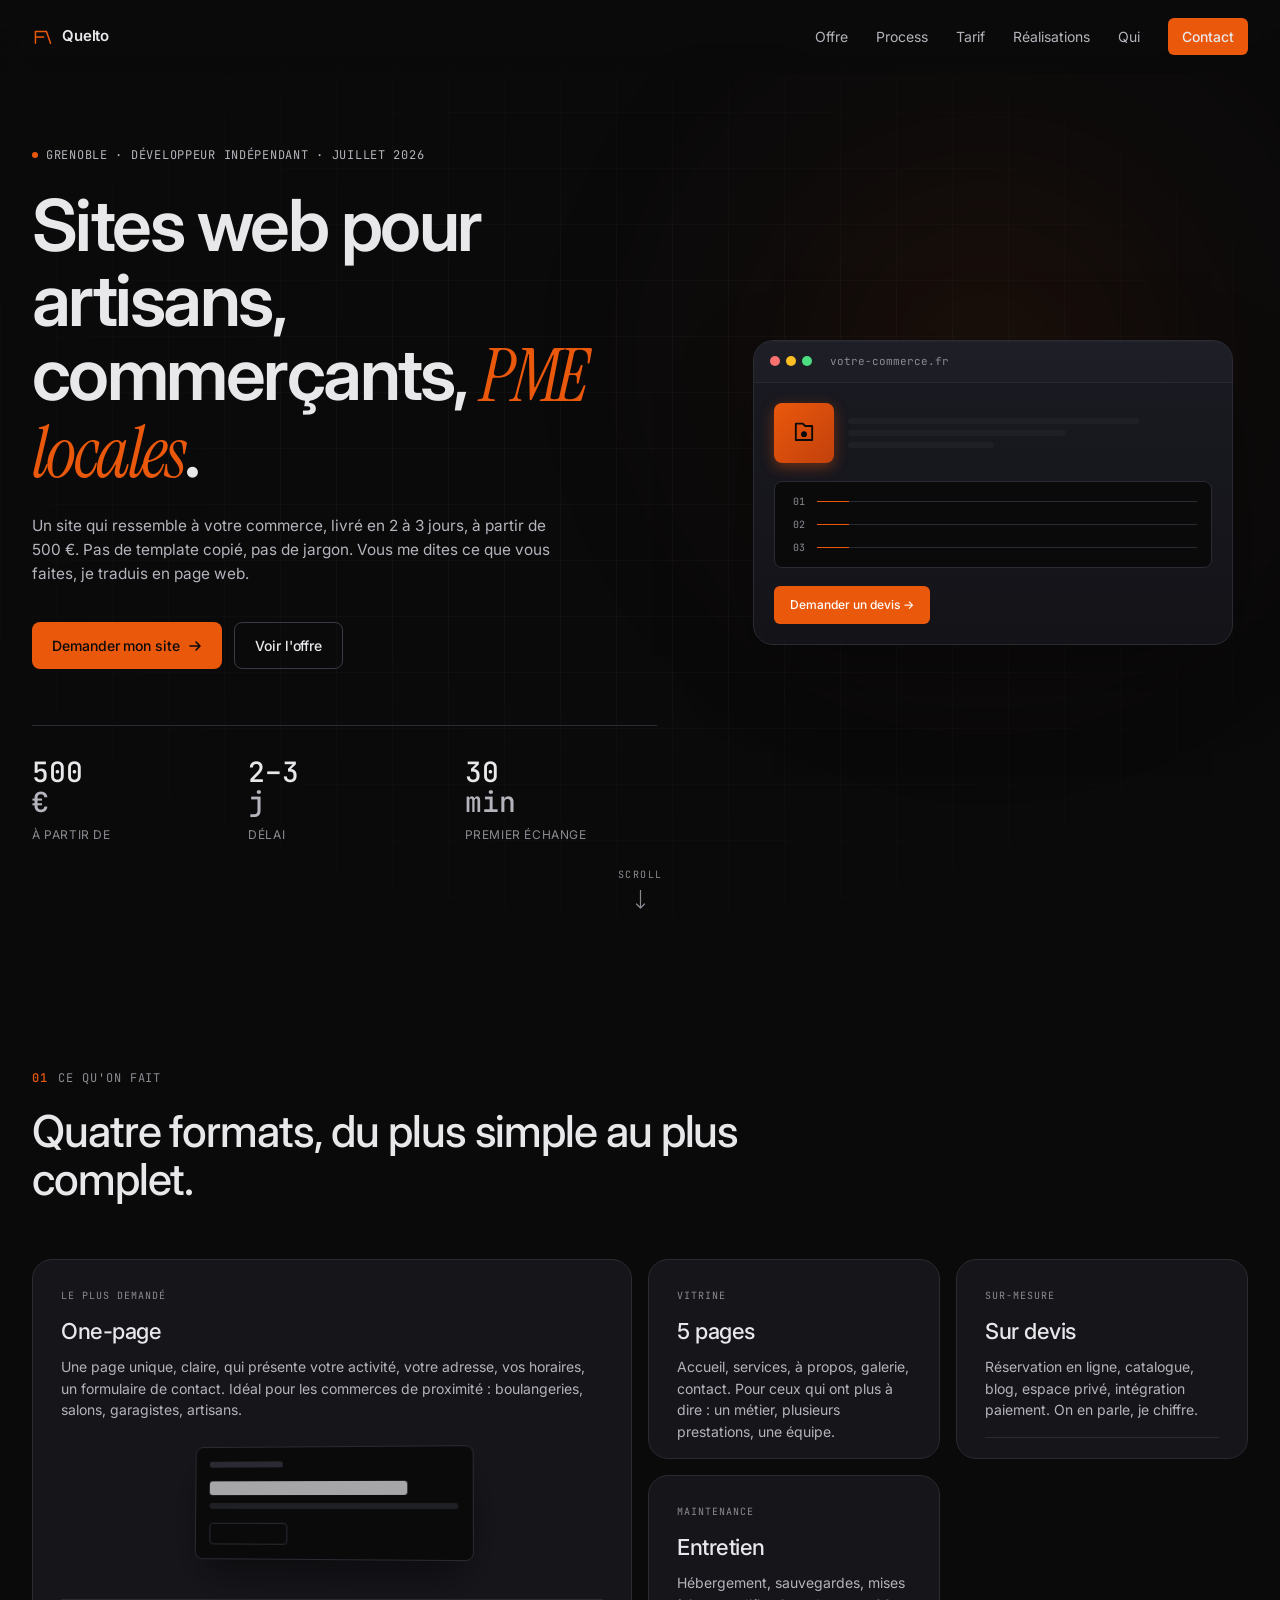
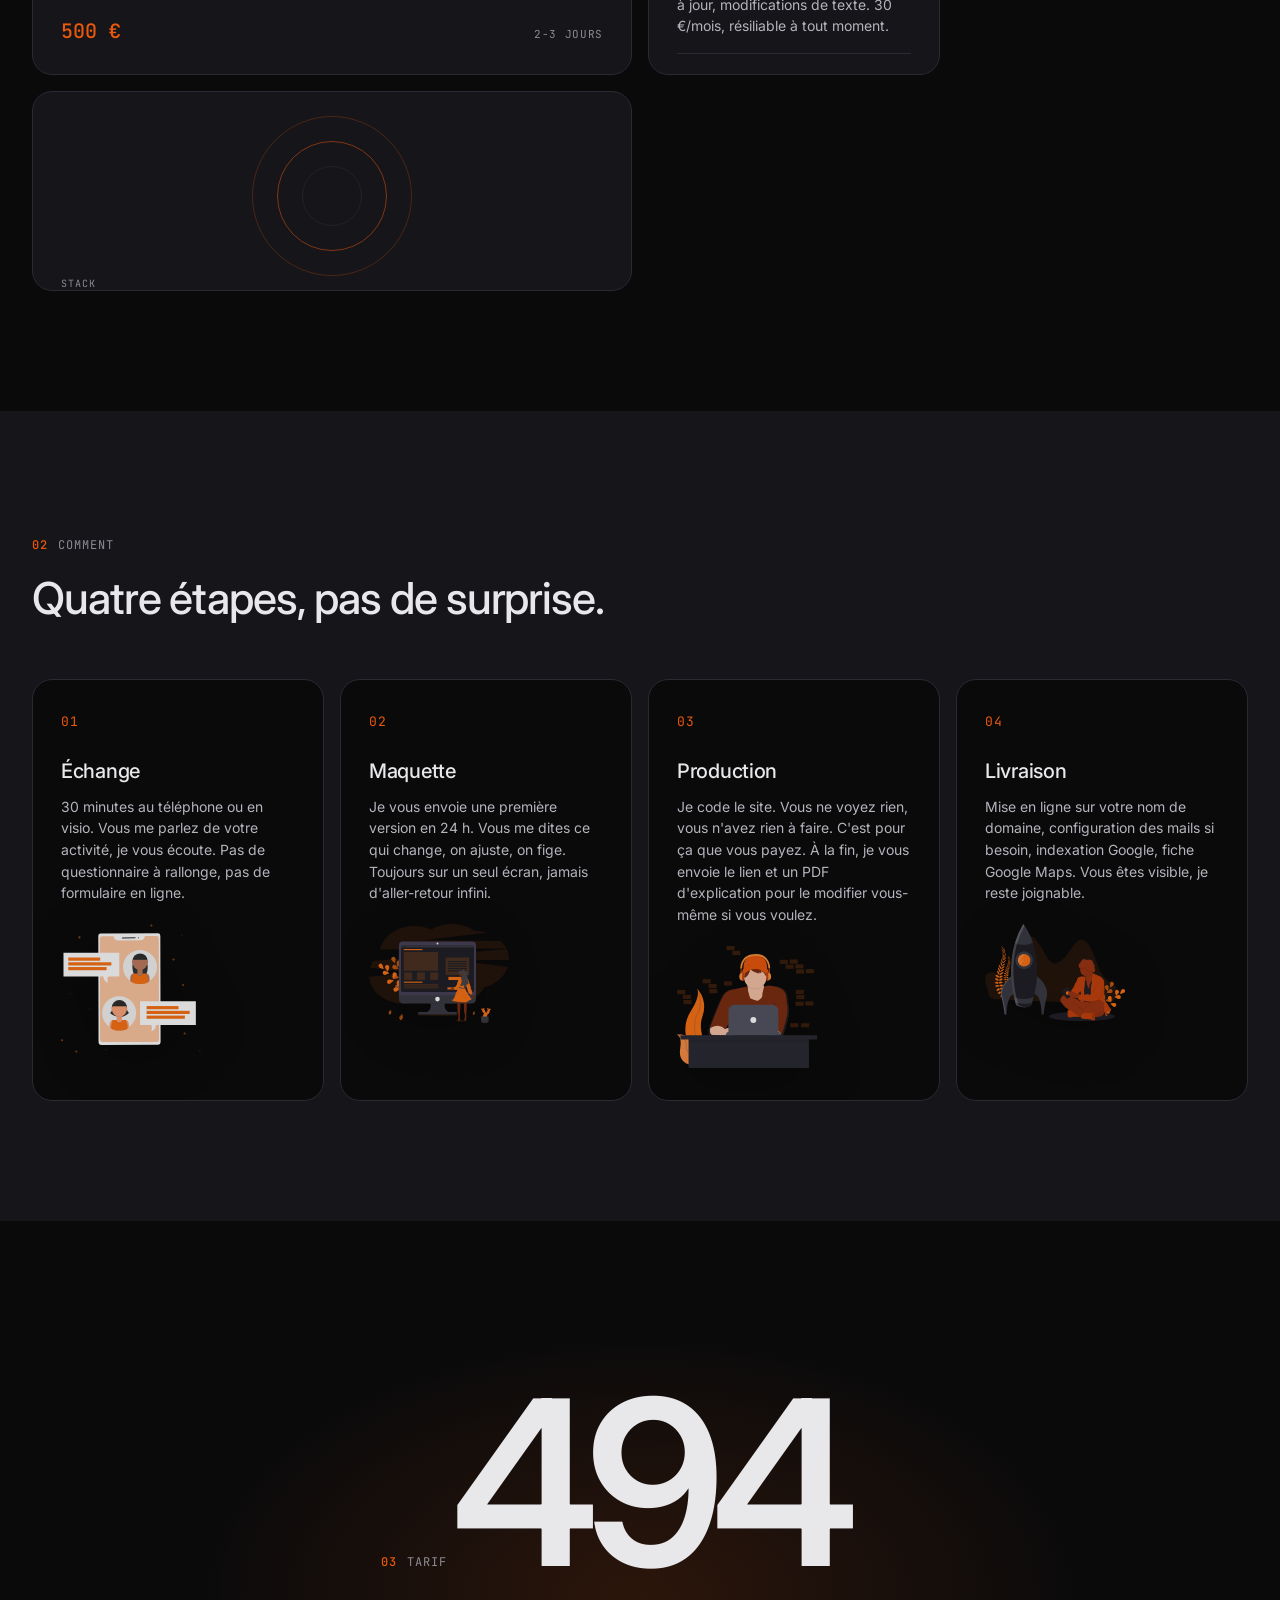
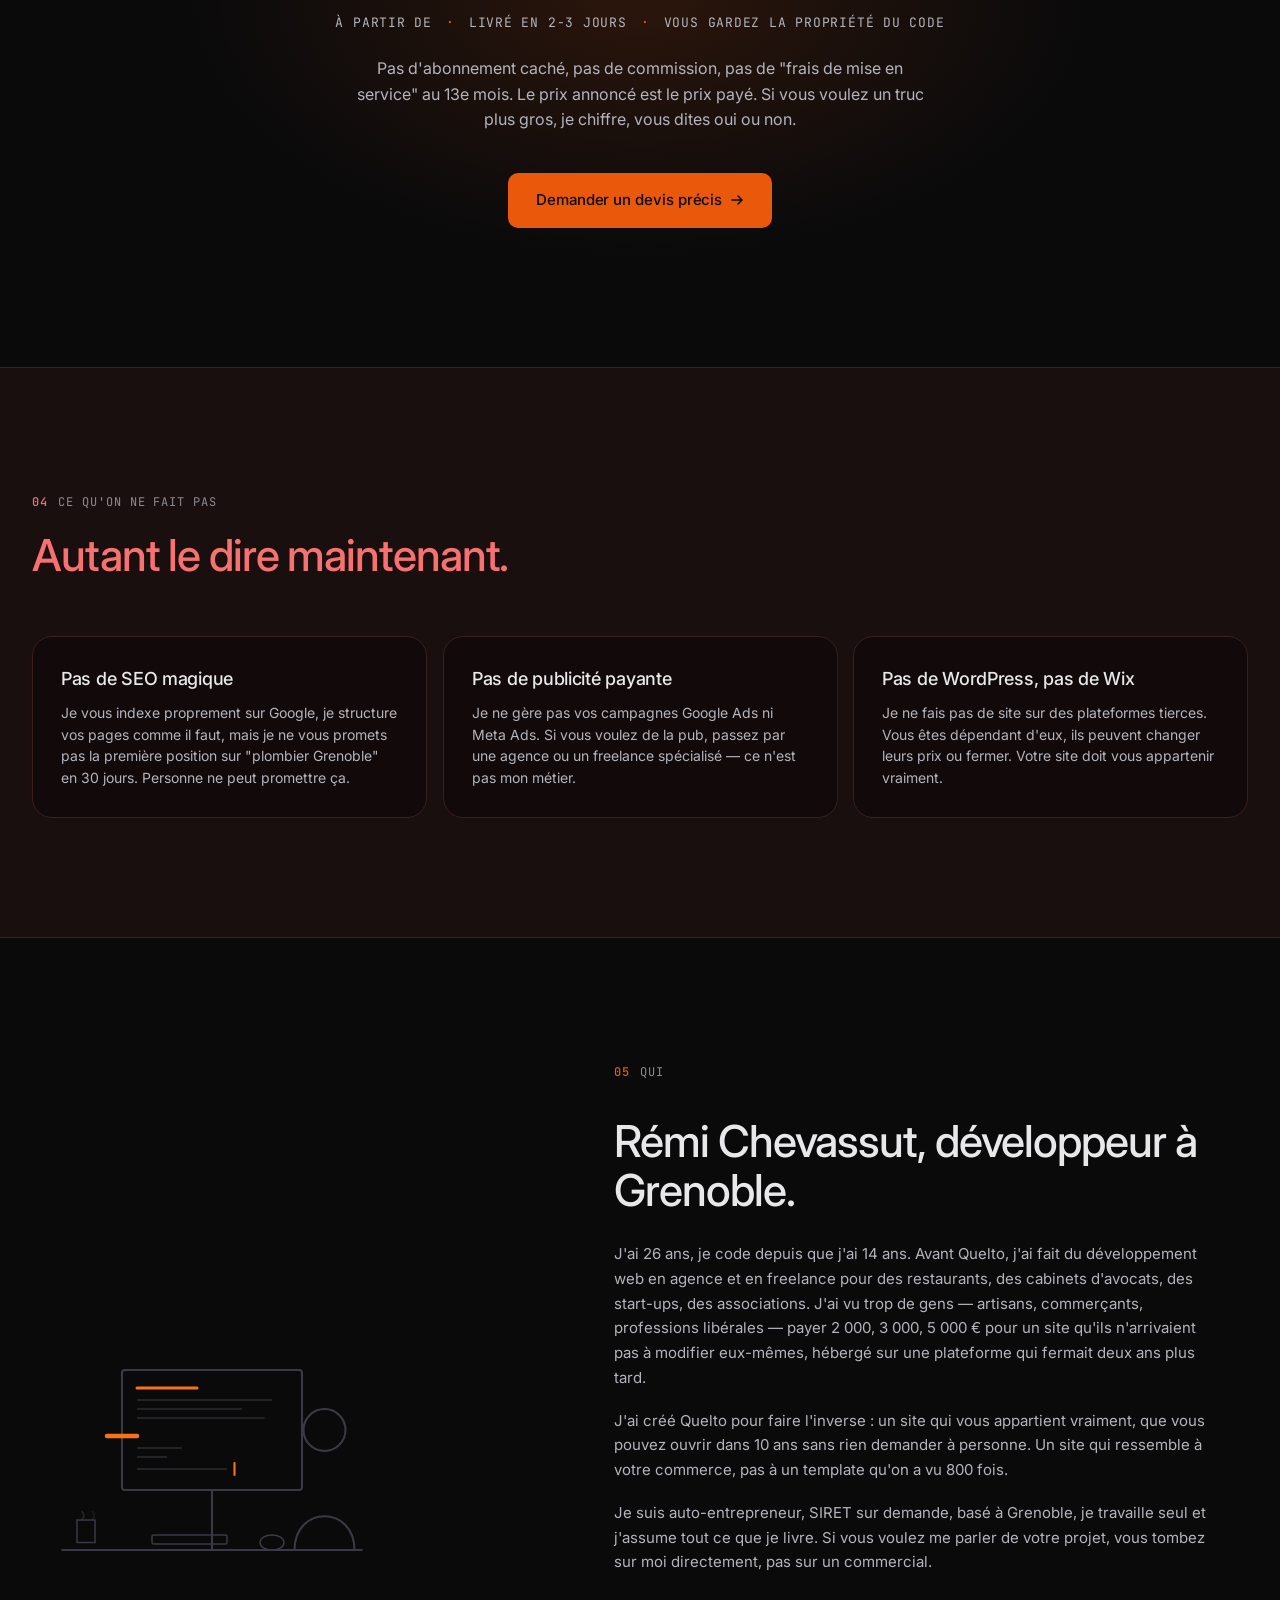
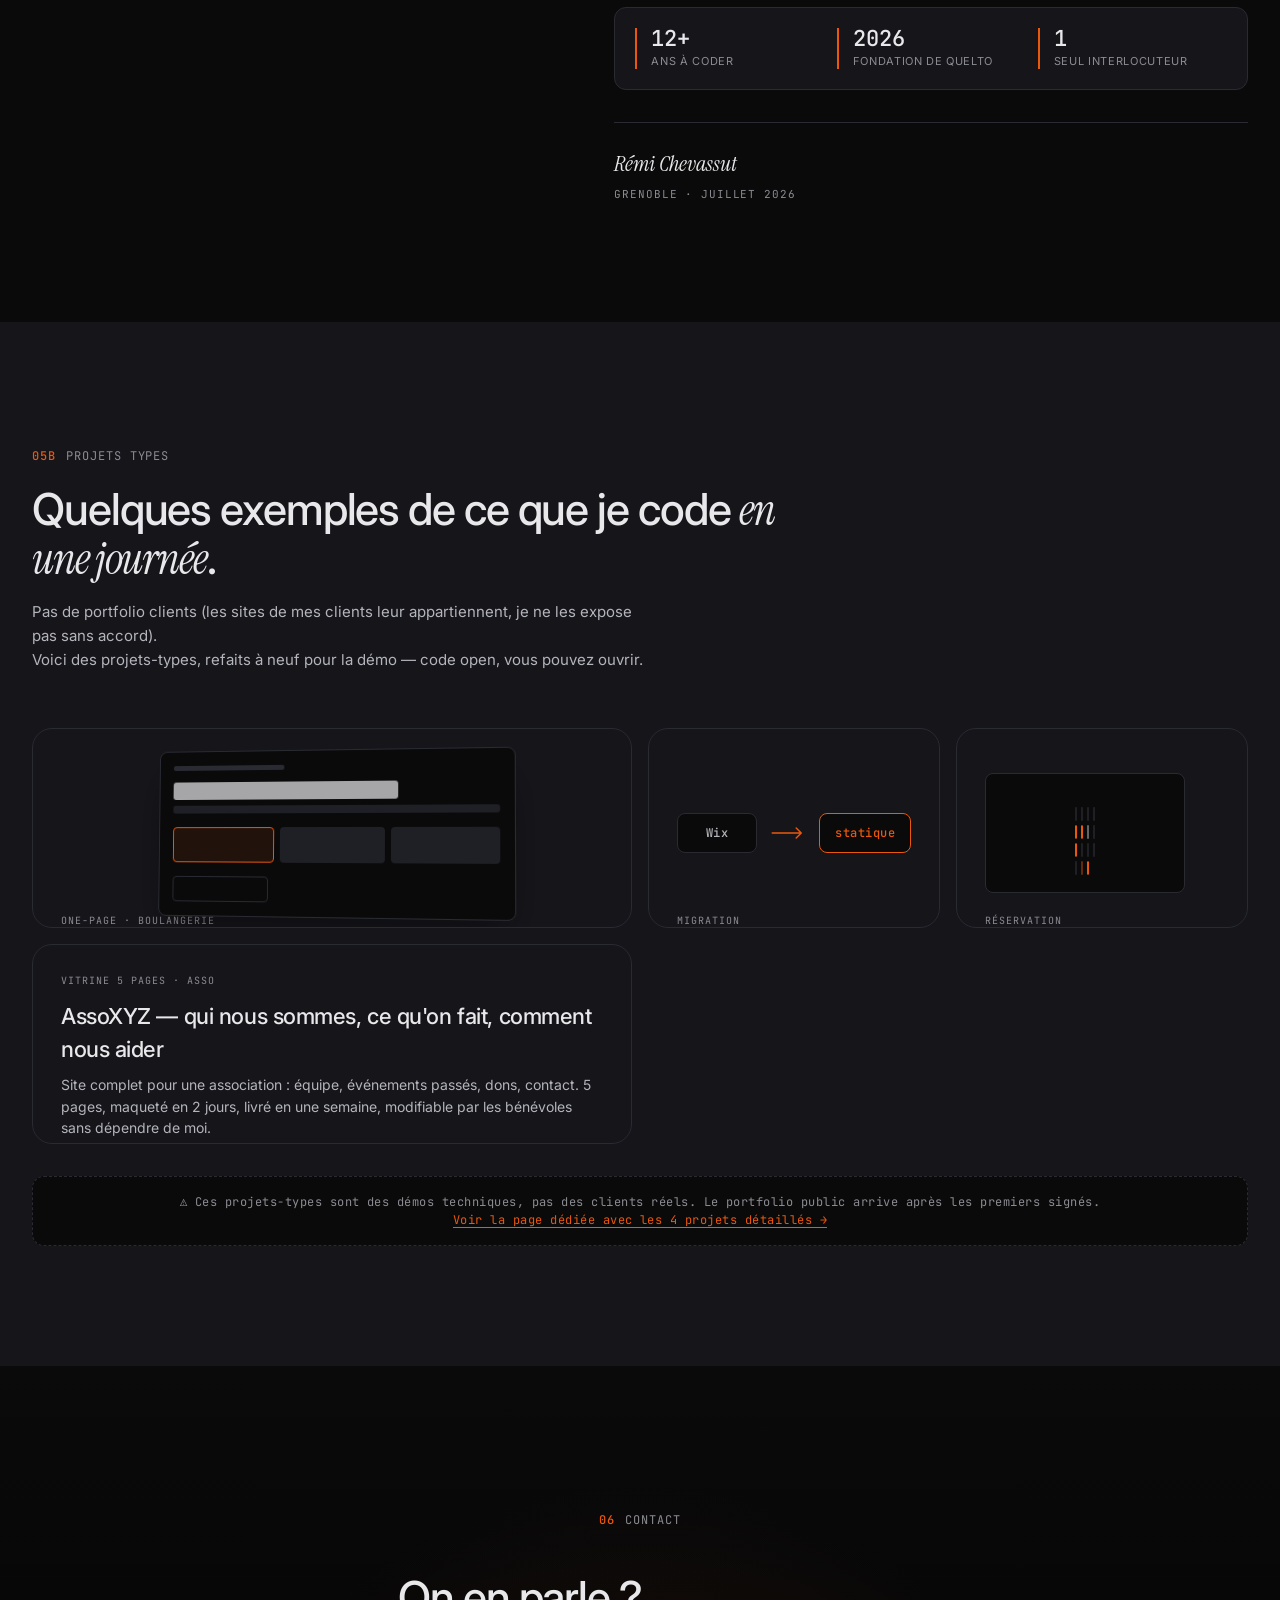
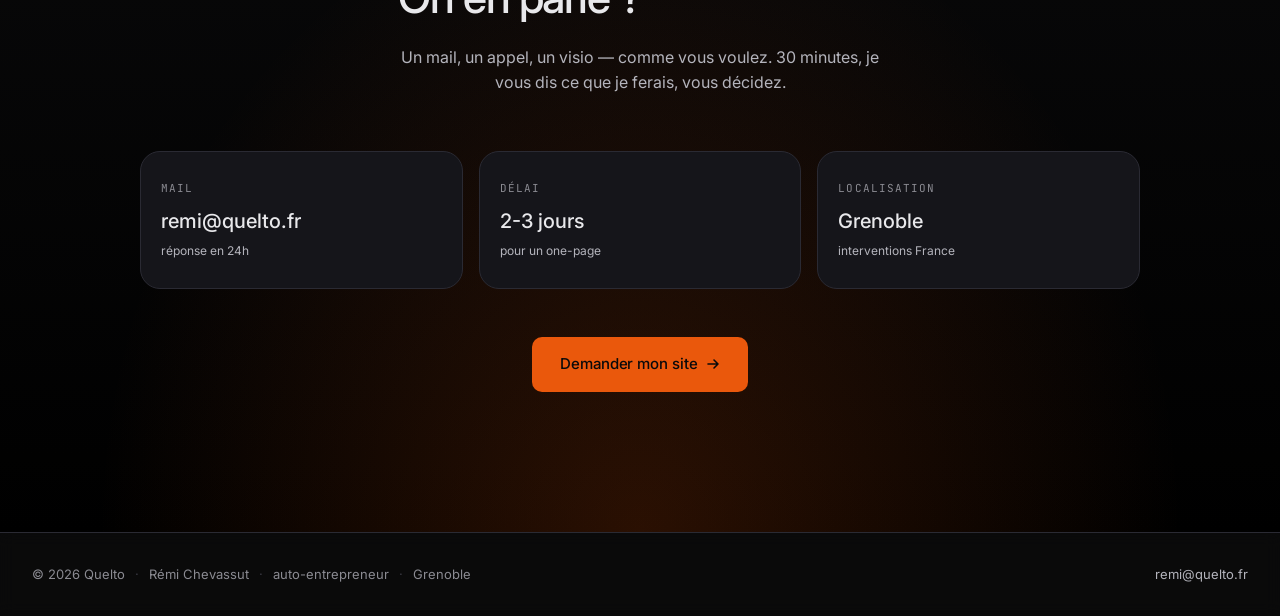
<file: index.html>
<!doctype html>
<html lang="fr">
<head>
<meta charset="utf-8"/>
<meta name="viewport" content="width=device-width,initial-scale=1,viewport-fit=cover"/>
<meta name="theme-color" content="#0A0A0B"/>
<meta name="description" content="Sites web pour artisans, commerçants et PME locales. Un site livré en 2-3 jours, à partir de 500 €."/>
<title>Quelto — sites web pour artisans et PME locales</title>
<link rel="icon" type="image/svg+xml" href="assets/favicon.svg"/>
<link rel="preconnect" href="https://fonts.googleapis.com" crossorigin/>
<link rel="preconnect" href="https://fonts.gstatic.com" crossorigin/>
<link rel="stylesheet" href="https://fonts.googleapis.com/css2?family=Inter:wght@400;500;600;700&family=Instrument+Serif:ital@0;1&family=JetBrains+Mono:wght@400;500&display=swap"/>
<link rel="stylesheet" href="style.css"/>
</head>
<body>

<!-- Header -->
<header class="site-header" id="siteHeader">
  <a class="logo" href="#top" aria-label="Quelto — accueil">
    <svg viewBox="0 0 32 32" width="22" height="22" aria-hidden="true">
      <path d="M5 8 L5 25 M5 8 L20 8 M5 16 L17 16 M21 8 L27 25" stroke="currentColor" stroke-width="2.2" stroke-linecap="round" stroke-linejoin="round" fill="none"/>
    </svg>
    <span>Quelto</span>
  </a>
  <nav class="nav" aria-label="Navigation principale">
    <a href="#offre">Offre</a>
    <a href="#process">Process</a>
    <a href="#tarif">Tarif</a>
    <a href="realisations.html">Réalisations</a>
    <a href="#qui">Qui</a>
    <a href="contact.html" class="nav-cta">Contact</a>
  </nav>
  <button class="menu-toggle" id="menuToggle" aria-label="Ouvrir le menu" aria-expanded="false">
    <span></span><span></span><span></span>
  </button>
</header>

<!-- Mobile menu -->
<nav class="mobile-menu" id="mobileMenu" aria-hidden="true">
  <a href="#offre">Offre</a>
  <a href="#process">Process</a>
  <a href="#tarif">Tarif</a>
  <a href="realisations.html">Réalisations</a>
  <a href="#qui">Qui</a>
  <a href="contact.html">Contact</a>
</nav>

<main id="top">

  <!-- HERO -->
  <section class="hero">
    <div class="hero-bg" aria-hidden="true">
      <div class="hero-grid"></div>
      <div class="hero-glow"></div>
    </div>

    <div class="hero-inner">
      <div class="hero-text">
        <div class="eyebrow">
          <span class="dot"></span>
          <span>Grenoble · développeur indépendant · juillet 2026</span>
        </div>

        <h1 class="hero-title">
          Sites web pour artisans, commerçants, <em>PME locales</em>.
        </h1>

        <p class="hero-sub">
          Un site qui ressemble à votre commerce, livré en 2 à 3 jours, à partir de 500&nbsp;€.
          Pas de template copié, pas de jargon. Vous me dites ce que vous faites, je traduis en page web.
        </p>

        <div class="hero-actions">
          <a href="contact.html" class="btn btn-primary" data-magnetic>
            <span>Demander mon site</span>
            <svg width="14" height="14" viewBox="0 0 14 14" aria-hidden="true"><path d="M2 7h10M8 3l4 4-4 4" stroke="currentColor" stroke-width="1.6" fill="none" stroke-linecap="round" stroke-linejoin="round"/></svg>
          </a>
          <a href="#offre" class="btn btn-ghost">
            <span>Voir l'offre</span>
          </a>
        </div>

        <div class="hero-meta">
          <div><span class="num" data-count="500">0</span><span class="unit">€</span><span class="lbl">à partir de</span></div>
          <div><span class="num" data-count="2" data-suffix="–3">0</span><span class="unit">j</span><span class="lbl">délai</span></div>
          <div><span class="num" data-count="30">0</span><span class="unit">min</span><span class="lbl">premier échange</span></div>
        </div>
      </div>

      <div class="hero-card" id="heroCard">
        <div class="card-window">
          <div class="card-bar">
            <span class="dot-r"></span>
            <span class="dot-y"></span>
            <span class="dot-g"></span>
            <span class="card-url">votre-commerce.fr</span>
          </div>
          <div class="card-body">
            <div class="card-row">
              <div class="card-thumb">
                <svg viewBox="0 0 24 24" width="28" height="28" aria-hidden="true"><path d="M5 4h6l2 2h6v12H5z" fill="none" stroke="#0A0A0B" stroke-width="1.6" stroke-linejoin="round"/><circle cx="12" cy="13" r="2.5" fill="#0A0A0B"/></svg>
              </div>
              <div class="card-lines">
                <div class="l w80"></div>
                <div class="l w60"></div>
                <div class="l w40"></div>
              </div>
            </div>
            <div class="card-sections">
              <div class="card-sec">
                <span class="sec-num">01</span>
                <span class="sec-bar" style="width:60%"></span>
              </div>
              <div class="card-sec">
                <span class="sec-num">02</span>
                <span class="sec-bar" style="width:80%"></span>
              </div>
              <div class="card-sec">
                <span class="sec-num">03</span>
                <span class="sec-bar" style="width:45%"></span>
              </div>
            </div>
            <div class="card-cta">Demander un devis →</div>
          </div>
        </div>
      </div>
    </div>

    <a href="#offre" class="scroll-hint" aria-label="Défiler vers le contenu">
      <span>SCROLL</span>
      <svg width="10" height="22" viewBox="0 0 10 22" aria-hidden="true"><path d="M5 0v18M1 14l4 4 4-4" stroke="currentColor" stroke-width="1.2" fill="none" stroke-linecap="round" stroke-linejoin="round"/></svg>
    </a>
  </section>


  <!-- SECTION 1 — OFFRE / BENTO -->
  <section class="section" id="offre">
    <header class="section-head">
      <div class="kicker"><span>01</span> Ce qu'on fait</div>
      <h2>Quatre formats, du plus simple au plus complet.</h2>
    </header>

    <div class="bento">
      <article class="bento-card span-2 tall">
        <div class="bento-tag">Le plus demandé</div>
        <h3>One-page</h3>
        <p>Une page unique, claire, qui présente votre activité, votre adresse, vos horaires, un formulaire de contact. Idéal pour les commerces de proximité : boulangeries, salons, garagistes, artisans.</p>
        <div class="bento-visu visu-onepage" aria-hidden="true">
          <div class="mini-window">
            <div class="mini-bar"></div>
            <div class="mini-h"></div>
            <div class="mini-p"></div>
            <div class="mini-cta"></div>
          </div>
        </div>
        <div class="bento-foot">
          <span class="price">500 €</span>
          <span class="meta">2-3 jours</span>
        </div>
      </article>

      <article class="bento-card">
        <div class="bento-tag">Vitrine</div>
        <h3>5 pages</h3>
        <p>Accueil, services, à propos, galerie, contact. Pour ceux qui ont plus à dire : un métier, plusieurs prestations, une équipe.</p>
        <div class="bento-foot">
          <span class="price">900 €</span>
          <span class="meta">5-7 jours</span>
        </div>
      </article>

      <article class="bento-card">
        <div class="bento-tag">Sur-mesure</div>
        <h3>Sur devis</h3>
        <p>Réservation en ligne, catalogue, blog, espace privé, intégration paiement. On en parle, je chiffre.</p>
        <div class="bento-foot">
          <span class="price">—</span>
          <span class="meta">devis en 48h</span>
        </div>
      </article>

      <article class="bento-card">
        <div class="bento-tag">Maintenance</div>
        <h3>Entretien</h3>
        <p>Hébergement, sauvegardes, mises à jour, modifications de texte. 30 €/mois, résiliable à tout moment.</p>
        <div class="bento-foot">
          <span class="price">30 €<small>/mois</small></span>
          <span class="meta">sans engagement</span>
        </div>
      </article>

      <article class="bento-card span-2 wide">
        <div class="bento-visu visu-stack" aria-hidden="true">
          <div class="ring r1"></div>
          <div class="ring r2"></div>
          <div class="ring r3"></div>
        </div>
        <div class="bento-tag">Stack</div>
        <h3>HTML, CSS, JavaScript, c'est tout.</h3>
        <p>Pas de framework lourd, pas de build, pas de WordPress. Le site se charge en moins d'une seconde, il s'affiche correctement partout, et il vivra 10 ans sans mise à jour imposée.</p>
      </article>
    </div>
  </section>


  <!-- SECTION 2 — PROCESS / BENTO -->
  <section class="section section-alt" id="process">
    <header class="section-head">
      <div class="kicker"><span>02</span> Comment</div>
      <h2>Quatre étapes, pas de surprise.</h2>
    </header>

    <div class="process-grid">
      <article class="step">
        <div class="step-num">01</div>
        <h3>Échange</h3>
        <p>30 minutes au téléphone ou en visio. Vous me parlez de votre activité, je vous écoute. Pas de questionnaire à rallonge, pas de formulaire en ligne.</p>
        <div class="step-illu">
          <img src="assets/illustrations/chatting_2yvo.svg" alt="Deux personnes qui échangent" loading="lazy" width="120" height="120"/>
        </div>
      </article>

      <article class="step">
        <div class="step-num">02</div>
        <h3>Maquette</h3>
        <p>Je vous envoie une première version en 24 h. Vous me dites ce qui change, on ajuste, on fige. Toujours sur un seul écran, jamais d'aller-retour infini.</p>
        <div class="step-illu">
          <img src="assets/illustrations/wireframing_nxyi.svg" alt="Wireframe sur écran" loading="lazy" width="120" height="120"/>
        </div>
      </article>

      <article class="step">
        <div class="step-num">03</div>
        <h3>Production</h3>
        <p>Je code le site. Vous ne voyez rien, vous n'avez rien à faire. C'est pour ça que vous payez. À la fin, je vous envoie le lien et un PDF d'explication pour le modifier vous-même si vous voulez.</p>
        <div class="step-illu">
          <img src="assets/illustrations/coding_6mjf.svg" alt="Code sur écran" loading="lazy" width="120" height="120"/>
        </div>
      </article>

      <article class="step">
        <div class="step-num">04</div>
        <h3>Livraison</h3>
        <p>Mise en ligne sur votre nom de domaine, configuration des mails si besoin, indexation Google, fiche Google Maps. Vous êtes visible, je reste joignable.</p>
        <div class="step-illu">
          <img src="assets/illustrations/maker_launch_crhe.svg" alt="Lancement du projet" loading="lazy" width="120" height="120"/>
        </div>
      </article>
    </div>
  </section>


  <!-- SECTION 3 — TARIF SIGNATURE -->
  <section class="section section-tarif" id="tarif">
    <div class="tarif-inner">
      <div class="kicker"><span>03</span> Tarif</div>
      <div class="big-price">
        <span class="big-num" data-count="500" data-follow=".big-cur">0</span>
        <span class="big-cur">€</span>
      </div>
      <p class="tarif-line">
        <span>à partir de</span>
        <span class="sep">·</span>
        <span>livré en 2-3 jours</span>
        <span class="sep">·</span>
        <span>vous gardez la propriété du code</span>
      </p>
      <p class="tarif-detail">
        Pas d'abonnement caché, pas de commission, pas de "frais de mise en service" au 13e mois. Le prix annoncé est le prix payé. Si vous voulez un truc plus gros, je chiffre, vous dites oui ou non.
      </p>
      <a href="contact.html" class="btn btn-primary btn-large" data-magnetic>
        <span>Demander un devis précis</span>
        <svg width="14" height="14" viewBox="0 0 14 14" aria-hidden="true"><path d="M2 7h10M8 3l4 4-4 4" stroke="currentColor" stroke-width="1.6" fill="none" stroke-linecap="round" stroke-linejoin="round"/></svg>
      </a>
    </div>
  </section>


  <!-- SECTION 4 — NE FAIT PAS -->
  <section class="section section-red" id="ne-fait-pas">
    <header class="section-head">
      <div class="kicker kicker-red"><span>04</span> Ce qu'on ne fait pas</div>
      <h2>Autant le dire maintenant.</h2>
    </header>

    <div class="no-grid">
      <article class="no-card">
        <h3>Pas de SEO magique</h3>
        <p>Je vous indexe proprement sur Google, je structure vos pages comme il faut, mais je ne vous promets pas la première position sur "plombier Grenoble" en 30 jours. Personne ne peut promettre ça.</p>
      </article>
      <article class="no-card">
        <h3>Pas de publicité payante</h3>
        <p>Je ne gère pas vos campagnes Google Ads ni Meta Ads. Si vous voulez de la pub, passez par une agence ou un freelance spécialisé — ce n'est pas mon métier.</p>
      </article>
      <article class="no-card">
        <h3>Pas de WordPress, pas de Wix</h3>
        <p>Je ne fais pas de site sur des plateformes tierces. Vous êtes dépendant d'eux, ils peuvent changer leurs prix ou fermer. Votre site doit vous appartenir vraiment.</p>
      </article>
    </div>
  </section>


  <!-- SECTION 5 — QUI -->
  <section class="section" id="qui">
    <div class="qui-grid">
      <div class="qui-visu" aria-hidden="true">
        <svg viewBox="0 0 240 240" width="100%" height="100%">
          <!-- desk -->
          <line x1="20" y1="200" x2="220" y2="200" stroke="currentColor" stroke-width="1.2" stroke-linecap="round"/>
          <!-- monitor -->
          <rect x="60" y="80" width="120" height="80" rx="2" stroke="currentColor" stroke-width="1.4" fill="none"/>
          <line x1="100" y1="200" x2="140" y2="200" stroke="currentColor" stroke-width="1.4"/>
          <line x1="120" y1="160" x2="120" y2="200" stroke="currentColor" stroke-width="1.4"/>
          <!-- screen content (orange accents = current activity) -->
          <line x1="70" y1="92" x2="110" y2="92" stroke="#F97316" stroke-width="2" stroke-linecap="round"/>
          <line x1="70" y1="100" x2="160" y2="100" stroke="currentColor" stroke-width=".7"/>
          <line x1="70" y1="106" x2="140" y2="106" stroke="currentColor" stroke-width=".7"/>
          <line x1="70" y1="112" x2="155" y2="112" stroke="currentColor" stroke-width=".7"/>
          <line x1="70" y1="124" x2="50" y2="124" stroke="#F97316" stroke-width="3" stroke-linecap="round"/>
          <line x1="70" y1="132" x2="100" y2="132" stroke="currentColor" stroke-width=".7"/>
          <line x1="70" y1="138" x2="90" y2="138" stroke="currentColor" stroke-width=".7"/>
          <line x1="70" y1="146" x2="130" y2="146" stroke="currentColor" stroke-width=".7"/>
          <!-- caret blink -->
          <line x1="135" y1="142" x2="135" y2="150" stroke="#F97316" stroke-width="1.4" stroke-linecap="round"/>
          <!-- person silhouette -->
          <circle cx="195" cy="120" r="14" stroke="currentColor" stroke-width="1.4" fill="none"/>
          <path d="M175 200 C 175 170, 215 170, 215 200" stroke="currentColor" stroke-width="1.4" fill="none"/>
          <!-- coffee (steam) -->
          <path d="M30 195 v-15 h12 v15 z" stroke="currentColor" stroke-width="1" fill="none"/>
          <path d="M33 180 q3 -3 0 -6" stroke="currentColor" stroke-width="1" fill="none" opacity=".6"/>
          <path d="M40 180 q3 -3 0 -6" stroke="currentColor" stroke-width="1" fill="none" opacity=".4"/>
          <!-- mouse -->
          <ellipse cx="160" cy="195" rx="8" ry="5" stroke="currentColor" stroke-width="1" fill="none"/>
          <!-- keyboard -->
          <rect x="80" y="190" width="50" height="6" rx="1" stroke="currentColor" stroke-width="1" fill="none"/>
        </svg>
      </div>
      <div class="qui-text">
        <div class="kicker"><span>05</span> Qui</div>
        <h2>Rémi Chevassut, développeur à Grenoble.</h2>
        <p>
          J'ai 26 ans, je code depuis que j'ai 14 ans. Avant Quelto, j'ai fait du développement web en agence et en freelance pour des restaurants, des cabinets d'avocats, des start-ups, des associations. J'ai vu trop de gens — artisans, commerçants, professions libérales — payer 2 000, 3 000, 5 000 € pour un site qu'ils n'arrivaient pas à modifier eux-mêmes, hébergé sur une plateforme qui fermait deux ans plus tard.
        </p>
        <p>
          J'ai créé Quelto pour faire l'inverse : un site qui vous appartient vraiment, que vous pouvez ouvrir dans 10 ans sans rien demander à personne. Un site qui ressemble à votre commerce, pas à un template qu'on a vu 800 fois.
        </p>
        <p>
          Je suis auto-entrepreneur, SIRET sur demande, basé à Grenoble, je travaille seul et j'assume tout ce que je livre. Si vous voulez me parler de votre projet, vous tombez sur moi directement, pas sur un commercial.
        </p>

        <div class="qui-stats">
          <div class="qui-stat">
            <span class="qs-num">12+</span>
            <span class="qs-lbl">ans à coder</span>
          </div>
          <div class="qui-stat">
            <span class="qs-num">2026</span>
            <span class="qs-lbl">fondation de Quelto</span>
          </div>
          <div class="qui-stat">
            <span class="qs-num">1</span>
            <span class="qs-lbl">seul interlocuteur</span>
          </div>
        </div>

        <div class="signature">
          <span class="sig-name">Rémi Chevassut</span>
          <span class="sig-loc">Grenoble · juillet 2026</span>
        </div>
      </div>
    </div>
  </section>


  <!-- SECTION 5.5 — PROJETS / EXEMPLES -->
  <section class="section section-alt" id="projets">
    <header class="section-head">
      <div class="kicker"><span>05b</span> Projets types</div>
      <h2>Quelques exemples de ce que je code <em>en une journée</em>.</h2>
      <p class="section-sub">
        Pas de portfolio clients (les sites de mes clients leur appartiennent, je ne les expose pas sans accord).<br/>
        Voici des projets-types, refaits à neuf pour la démo — code open, vous pouvez ouvrir.
      </p>
    </header>

    <div class="bento">
      <!-- Projet 1 : Boulangerie (one-page) -->
      <article class="bento-card span-2">
        <div class="bento-visu visu-mockup" aria-hidden="true">
          <div class="mockup-window">
            <div class="mockup-bar"></div>
            <div class="mockup-h1"></div>
            <div class="mockup-h2"></div>
            <div class="mockup-grid">
              <span></span><span></span><span></span>
            </div>
            <div class="mockup-cta"></div>
          </div>
        </div>
        <div class="bento-tag">One-page · boulangerie</div>
        <h3>Le Pain du Coin</h3>
        <p>Page unique pour une boulangerie de quartier : horaires, plan d'accès, trois photos, formulaire de contact. Livré en 2 jours, hébergé sur Pages, 38 ko total.</p>
        <div class="bento-foot">
          <span class="price">500 €</span>
          <span class="meta-stack">HTML · CSS · JS</span>
        </div>
      </article>

      <!-- Projet 2 : Migration Wix → statique -->
      <article class="bento-card">
        <div class="bento-visu visu-arrow" aria-hidden="true">
          <div class="from">
            <span class="src-name">Wix</span>
          </div>
          <div class="arr">
            <svg viewBox="0 0 32 12" width="40" height="12"><path d="M0 6h28M24 1l5 5-5 5" stroke="currentColor" stroke-width="1.5" fill="none" stroke-linecap="round" stroke-linejoin="round"/></svg>
          </div>
          <div class="to">
            <span class="src-name accent">statique</span>
          </div>
        </div>
        <div class="bento-tag">Migration</div>
        <h3>Wix → statique</h3>
        <p>Reprise d'un site Wix obsolète, recodé à la main, conservé le nom de domaine. -80% de poids, +3× plus rapide, le client peut modifier les textes lui-même.</p>
        <div class="bento-foot">
          <span class="price">600 €</span>
          <span class="meta-stack">migré en 1 jour</span>
        </div>
      </article>

      <!-- Projet 3 : Calendrier de réservation -->
      <article class="bento-card">
        <div class="bento-visu visu-cal" aria-hidden="true">
          <div class="cal-h">
            <span></span><span class="accent"></span><span></span>
          </div>
          <div class="cal-g">
            <span></span><span></span><span></span><span></span>
            <span class="busy"></span><span class="busy"></span><span></span>
            <span></span><span class="busy"></span><span></span><span></span>
            <span></span><span></span><span class="busy"></span><span class="busy"></span>
          </div>
        </div>
        <div class="bento-tag">Réservation</div>
        <h3>Calendrier en ligne</h3>
        <p>Intégration d'un créneau de réservation Cal.com dans une page vitrine, avec confirmation mail automatique. Pour un ostéo, un coiffeur, un coach.</p>
        <div class="bento-foot">
          <span class="price">400 €</span>
          <span class="meta-stack">plugin tierce</span>
        </div>
      </article>

      <!-- Projet 4 : Site association -->
      <article class="bento-card span-2">
        <div class="bento-tag">Vitrine 5 pages · asso</div>
        <h3>AssoXYZ — qui nous sommes, ce qu'on fait, comment nous aider</h3>
        <p>Site complet pour une association : équipe, événements passés, dons, contact. 5 pages, maqueté en 2 jours, livré en une semaine, modifiable par les bénévoles sans dépendre de moi.</p>
        <div class="bento-foot">
          <span class="price">900 €</span>
          <span class="meta-stack">5 pages · 1 semaine</span>
        </div>
      </article>
    </div>

    <p class="section-foot-note">
      ⚠ Ces projets-types sont des démos techniques, pas des clients réels. Le portfolio public arrive après les premiers signés.
      <br/>
      <a href="realisations.html" style="color: var(--orange); text-decoration: underline; text-underline-offset: 3px;">Voir la page dédiée avec les 4 projets détaillés →</a>
    </p>
  </section>


  <!-- SECTION 6 — CONTACT -->
  <section class="section section-contact" id="contact">
    <div class="contact-inner">
      <div class="kicker kicker-light"><span>06</span> Contact</div>
      <h2 class="big-title">On en parle&nbsp;?</h2>
      <p class="contact-sub">
        Un mail, un appel, un visio — comme vous voulez. 30 minutes, je vous dis ce que je ferais, vous décidez.
      </p>

      <div class="contact-grid">
        <a href="mailto:remi@quelto.fr" class="contact-card">
          <div class="cc-label">Mail</div>
          <div class="cc-value">remi@quelto.fr</div>
          <div class="cc-foot">réponse en 24h</div>
        </a>
        <div class="contact-card">
          <div class="cc-label">Délai</div>
          <div class="cc-value">2-3 jours</div>
          <div class="cc-foot">pour un one-page</div>
        </div>
        <div class="contact-card">
          <div class="cc-label">Localisation</div>
          <div class="cc-value">Grenoble</div>
          <div class="cc-foot">interventions France</div>
        </div>
      </div>

      <a href="contact.html" class="btn btn-primary btn-large" data-magnetic>
        <span>Demander mon site</span>
        <svg width="14" height="14" viewBox="0 0 14 14" aria-hidden="true"><path d="M2 7h10M8 3l4 4-4 4" stroke="currentColor" stroke-width="1.6" fill="none" stroke-linecap="round" stroke-linejoin="round"/></svg>
      </a>
    </div>
  </section>

</main>

<footer class="site-foot">
  <div class="foot-inner">
    <div class="foot-l">
      <span>© 2026 Quelto</span>
      <span class="dot-sep">·</span>
      <span>Rémi Chevassut</span>
      <span class="dot-sep">·</span>
      <span>auto-entrepreneur</span>
      <span class="dot-sep">·</span>
      <span>Grenoble</span>
    </div>
    <div class="foot-r">
      <a href="mailto:remi@quelto.fr">remi@quelto.fr</a>
    </div>
  </div>
</footer>

<script src="script.js"></script>
</body>
</html>
</file>
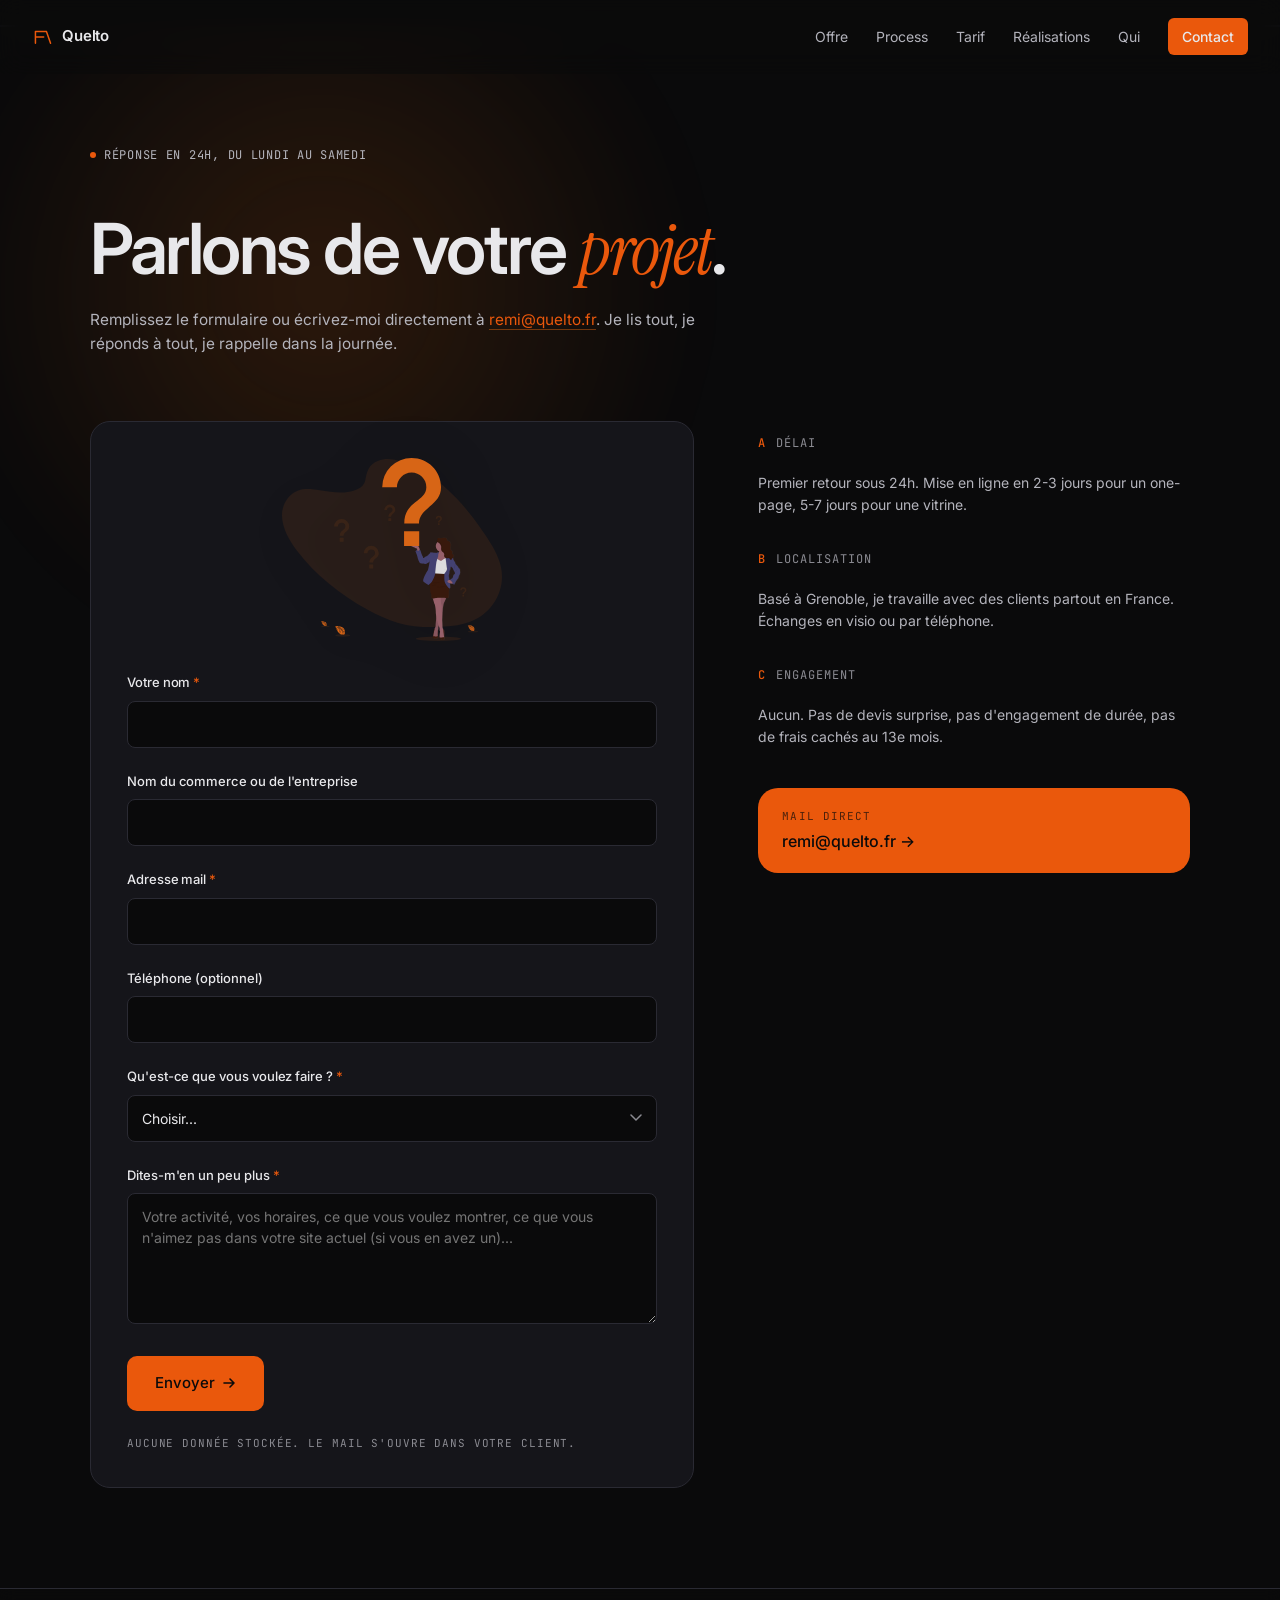
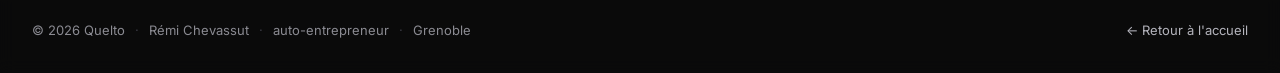
<file: contact.html>
<!doctype html>
<html lang="fr">
<head>
<meta charset="utf-8"/>
<meta name="viewport" content="width=device-width,initial-scale=1,viewport-fit=cover"/>
<meta name="theme-color" content="#0A0A0B"/>
<meta name="description" content="Contactez Quelto pour votre projet de site web. Rémi Chevassut, développeur à Grenoble. Réponse en 24h."/>
<title>Contact — Quelto</title>
<link rel="icon" type="image/svg+xml" href="assets/favicon.svg"/>
<link rel="preconnect" href="https://fonts.googleapis.com" crossorigin/>
<link rel="preconnect" href="https://fonts.gstatic.com" crossorigin/>
<link rel="stylesheet" href="https://fonts.googleapis.com/css2?family=Inter:wght@400;500;600;700&family=Instrument+Serif:ital@0;1&family=JetBrains+Mono:wght@400;500&display=swap"/>
<link rel="stylesheet" href="style.css"/>
<link rel="stylesheet" href="contact.css"/>
</head>
<body>

<header class="site-header" id="siteHeader">
  <a class="logo" href="index.html" aria-label="Quelto — accueil">
    <svg viewBox="0 0 32 32" width="22" height="22" aria-hidden="true">
      <path d="M5 8 L5 25 M5 8 L20 8 M5 16 L17 16 M21 8 L27 25" stroke="currentColor" stroke-width="2.2" stroke-linecap="round" stroke-linejoin="round" fill="none"/>
    </svg>
    <span>Quelto</span>
  </a>
  <nav class="nav" aria-label="Navigation principale">
    <a href="index.html#offre">Offre</a>
    <a href="index.html#process">Process</a>
    <a href="index.html#tarif">Tarif</a>
    <a href="realisations.html">Réalisations</a>
    <a href="index.html#qui">Qui</a>
    <a href="contact.html" class="nav-cta" aria-current="page">Contact</a>
  </nav>
  <button class="menu-toggle" id="menuToggle" aria-label="Ouvrir le menu" aria-expanded="false">
    <span></span><span></span><span></span>
  </button>
</header>

<nav class="mobile-menu" id="mobileMenu" aria-hidden="true">
  <a href="index.html#offre">Offre</a>
  <a href="index.html#process">Process</a>
  <a href="index.html#tarif">Tarif</a>
  <a href="realisations.html">Réalisations</a>
  <a href="index.html#qui">Qui</a>
  <a href="contact.html">Contact</a>
</nav>

<main>
  <section class="contact-page">
    <div class="contact-page-bg" aria-hidden="true">
      <div class="hero-glow"></div>
    </div>

    <div class="contact-page-inner">
      <div class="eyebrow">
        <span class="dot"></span>
        <span>réponse en 24h, du lundi au samedi</span>
      </div>

      <h1 class="contact-title">
        Parlons de votre <em>projet</em>.
      </h1>
      <p class="contact-lede">
        Remplissez le formulaire ou écrivez-moi directement à <a href="mailto:remi@quelto.fr">remi@quelto.fr</a>. Je lis tout, je réponds à tout, je rappelle dans la journée.
      </p>

      <div class="contact-layout">
        <form class="contact-form" id="contactForm" novalidate>
          <div class="contact-illu">
            <img src="assets/illustrations/questions_75e0.svg" alt="Illustration de questions" loading="lazy" width="200" height="160"/>
          </div>
          <div class="field">
            <label for="name">Votre nom <span class="req">*</span></label>
            <input type="text" id="name" name="name" required autocomplete="name"/>
          </div>

          <div class="field">
            <label for="company">Nom du commerce ou de l'entreprise</label>
            <input type="text" id="company" name="company" autocomplete="organization"/>
          </div>

          <div class="field">
            <label for="email">Adresse mail <span class="req">*</span></label>
            <input type="email" id="email" name="email" required autocomplete="email"/>
          </div>

          <div class="field">
            <label for="phone">Téléphone (optionnel)</label>
            <input type="tel" id="phone" name="phone" autocomplete="tel"/>
          </div>

          <div class="field">
            <label for="project">Qu'est-ce que vous voulez faire ? <span class="req">*</span></label>
            <select id="project" name="project" required>
              <option value="">Choisir...</option>
              <option value="onepage">Un site one-page (à partir de 500 €)</option>
              <option value="vitrine">Un site vitrine 5 pages (à partir de 900 €)</option>
              <option value="surmesure">Un truc sur-mesure (devis)</option>
              <option value="maintenance">Une maintenance / un site existant</option>
              <option value="autre">Autre chose</option>
            </select>
          </div>

          <div class="field">
            <label for="message">Dites-m'en un peu plus <span class="req">*</span></label>
            <textarea id="message" name="message" rows="5" required placeholder="Votre activité, vos horaires, ce que vous voulez montrer, ce que vous n'aimez pas dans votre site actuel (si vous en avez un)..."></textarea>
          </div>

          <button type="submit" class="btn btn-primary btn-large" data-magnetic>
            <span>Envoyer</span>
            <svg width="14" height="14" viewBox="0 0 14 14" aria-hidden="true"><path d="M2 7h10M8 3l4 4-4 4" stroke="currentColor" stroke-width="1.6" fill="none" stroke-linecap="round" stroke-linejoin="round"/></svg>
          </button>
          <p class="form-note">Aucune donnée stockée. Le mail s'ouvre dans votre client.</p>
        </form>

        <aside class="contact-side">
          <div class="side-block">
            <div class="kicker kicker-light"><span>A</span> Délai</div>
            <p>Premier retour sous 24h. Mise en ligne en 2-3 jours pour un one-page, 5-7 jours pour une vitrine.</p>
          </div>
          <div class="side-block">
            <div class="kicker kicker-light"><span>B</span> Localisation</div>
            <p>Basé à Grenoble, je travaille avec des clients partout en France. Échanges en visio ou par téléphone.</p>
          </div>
          <div class="side-block">
            <div class="kicker kicker-light"><span>C</span> Engagement</div>
            <p>Aucun. Pas de devis surprise, pas d'engagement de durée, pas de frais cachés au 13e mois.</p>
          </div>

          <a href="mailto:remi@quelto.fr" class="side-mail">
            <span class="side-mail-l">Mail direct</span>
            <span class="side-mail-v">remi@quelto.fr →</span>
          </a>
        </aside>
      </div>
    </div>
  </section>
</main>

<footer class="site-foot">
  <div class="foot-inner">
    <div class="foot-l">
      <span>© 2026 Quelto</span>
      <span class="dot-sep">·</span>
      <span>Rémi Chevassut</span>
      <span class="dot-sep">·</span>
      <span>auto-entrepreneur</span>
      <span class="dot-sep">·</span>
      <span>Grenoble</span>
    </div>
    <div class="foot-r">
      <a href="index.html">← Retour à l'accueil</a>
    </div>
  </div>
</footer>

<script src="script.js"></script>
<script src="contact.js"></script>
</body>
</html>
</file>
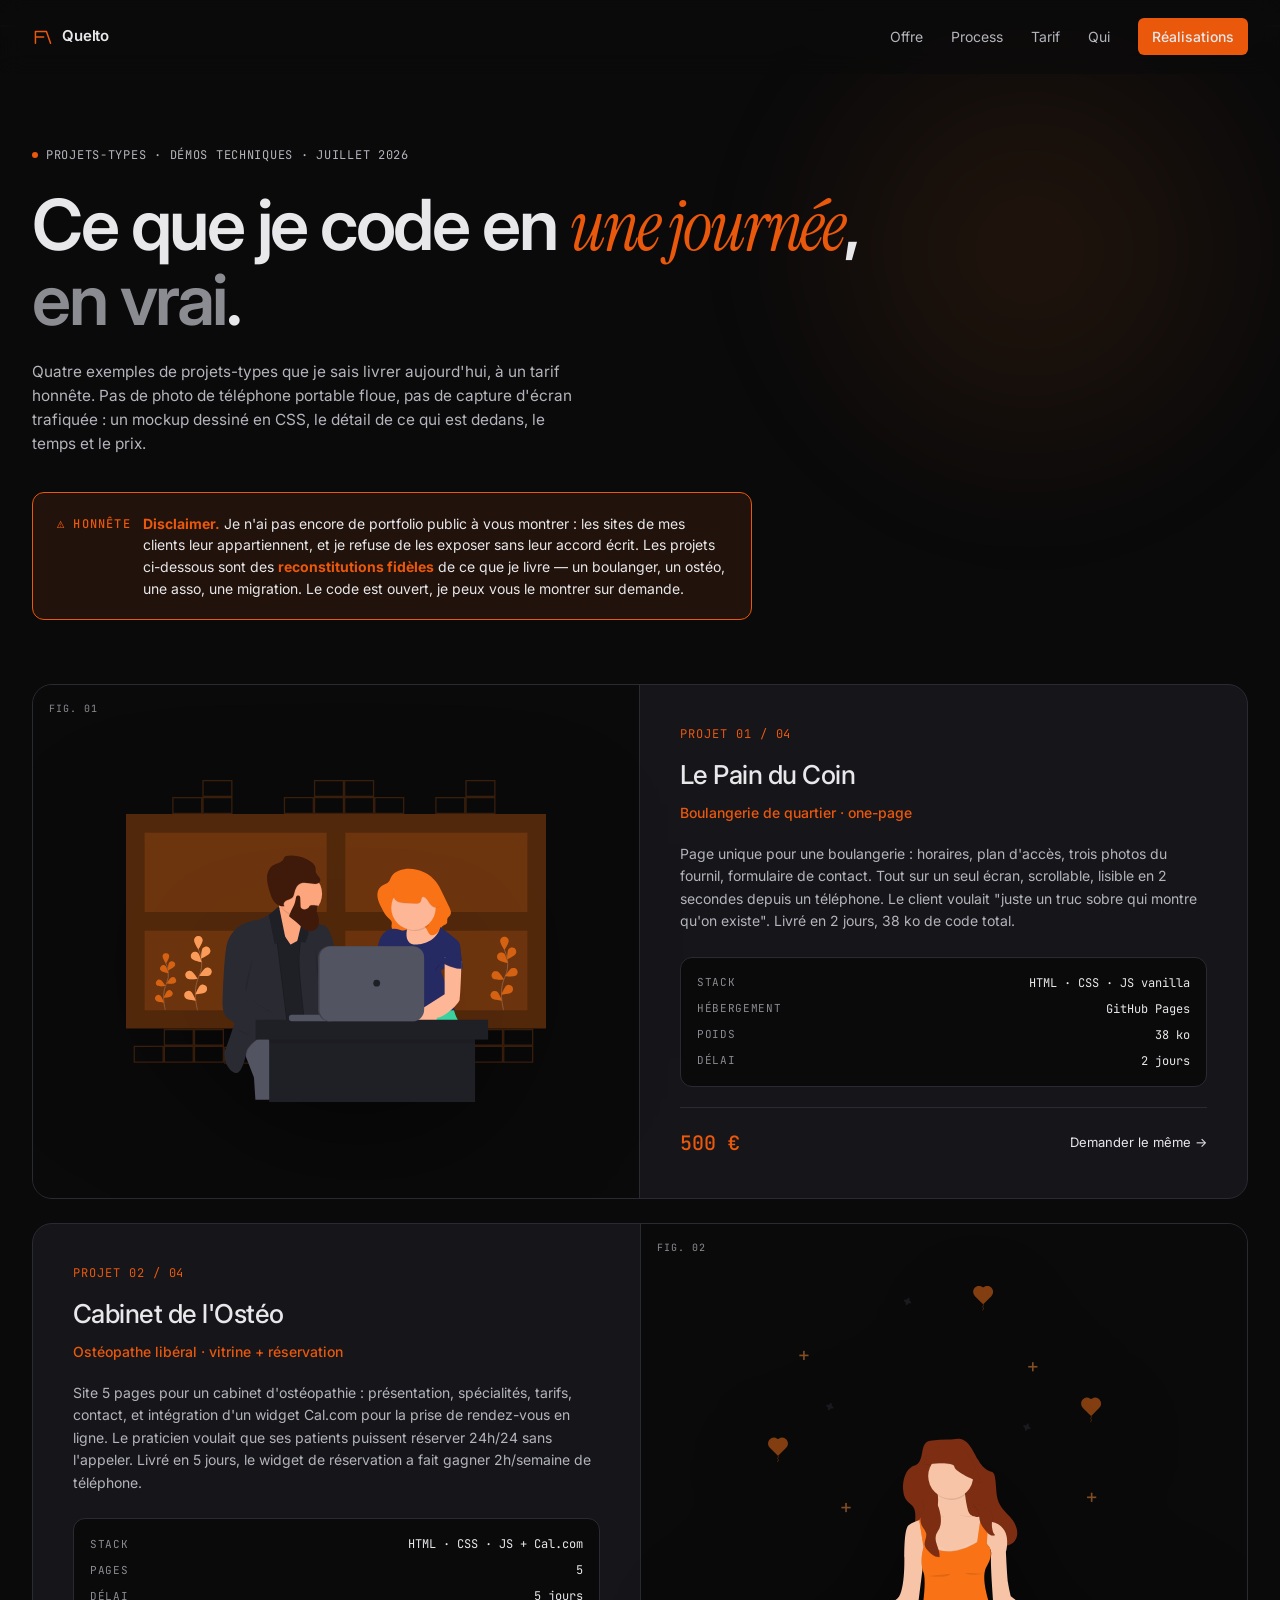
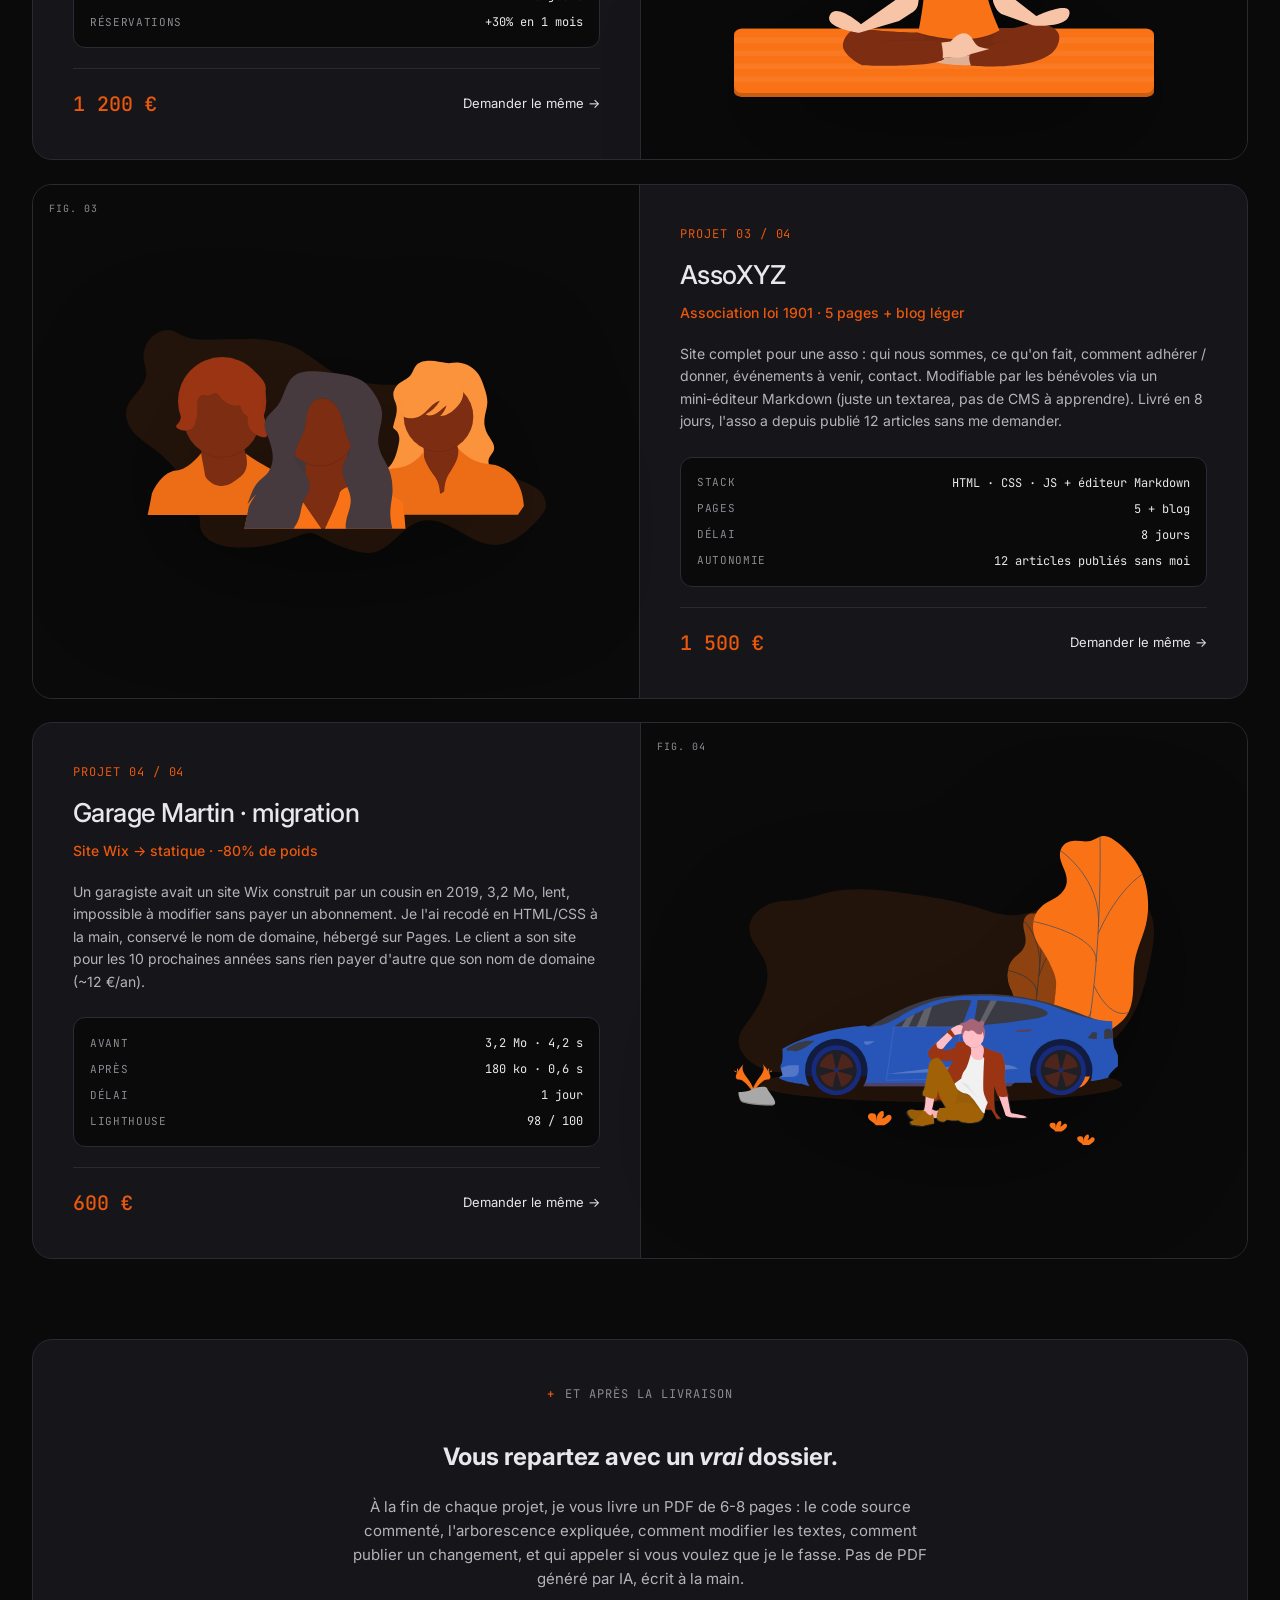
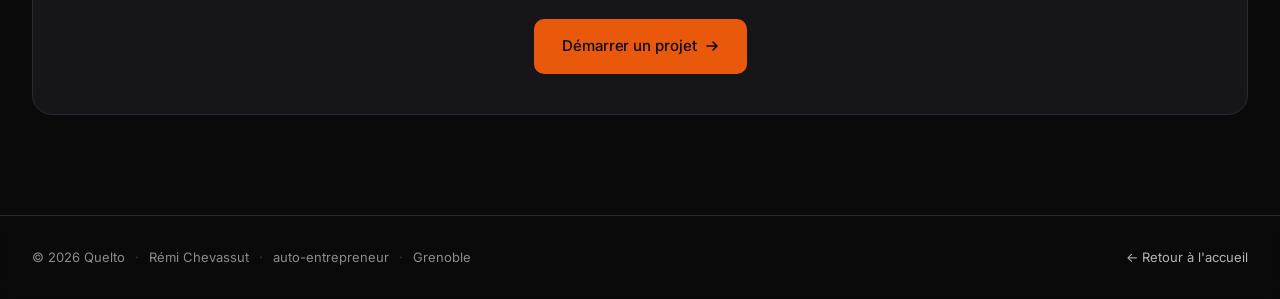
<file: realisations.html>
<!doctype html>
<html lang="fr">
<head>
<meta charset="utf-8"/>
<meta name="viewport" content="width=device-width,initial-scale=1,viewport-fit=cover"/>
<meta name="theme-color" content="#0A0A0B"/>
<meta name="description" content="Quelques projets-types réalisés par Quelto : boulangerie, ostéo, association, migration Wix vers statique."/>
<title>Réalisations — Quelto</title>
<link rel="icon" type="image/svg+xml" href="assets/favicon.svg"/>
<link rel="preconnect" href="https://fonts.googleapis.com" crossorigin/>
<link rel="preconnect" href="https://fonts.gstatic.com" crossorigin/>
<link rel="stylesheet" href="https://fonts.googleapis.com/css2?family=Inter:wght@400;500;600;700&family=Instrument+Serif:ital@0;1&family=JetBrains+Mono:wght@400;500&display=swap"/>
<link rel="stylesheet" href="style.css"/>
<style>
/* page-specific, kept inline to avoid one more file for a single page */
.real-page {
  position: relative;
  padding: 140px 32px 100px;
  max-width: 1280px;
  margin: 0 auto;
  overflow: hidden;
}
.real-page::before {
  content: '';
  position: absolute;
  top: -100px; right: -100px;
  width: 700px; height: 700px;
  background: radial-gradient(circle, rgba(249,115,22,0.10) 0%, transparent 60%);
  filter: blur(40px);
  z-index: 0;
  pointer-events: none;
}
.real-page > * { position: relative; z-index: 1; }
.disclaimer {
  display: flex; align-items: flex-start; gap: 12px;
  padding: 20px 24px;
  background: var(--orange-soft);
  border: 1px solid var(--orange);
  border-radius: var(--r);
  margin: 32px 0 64px;
  max-width: 720px;
}
.disclaimer-ico {
  flex-shrink: 0;
  color: var(--orange);
  font-family: 'JetBrains Mono', monospace;
  font-weight: 500;
  font-size: 12px;
  letter-spacing: 0.1em;
  padding-top: 2px;
}
.disclaimer p {
  font-size: 14px;
  color: var(--text);
  line-height: 1.55;
}
.disclaimer strong { color: var(--orange); }

.project-detail {
  background: var(--bg-2);
  border: 1px solid var(--line);
  border-radius: var(--r-lg);
  overflow: hidden;
  display: grid;
  grid-template-columns: 1fr 1fr;
  min-height: 380px;
  margin-bottom: 24px;
  transition: border-color .25s var(--ease);
}
.project-detail:hover { border-color: var(--line-2); }
.project-detail.reverse { grid-template-columns: 1fr 1fr; direction: rtl; }
.project-detail.reverse > * { direction: ltr; }
.project-visu {
  background: var(--bg);
  border-right: 1px solid var(--line);
  display: flex; align-items: center; justify-content: center;
  padding: 40px;
  position: relative;
  min-height: 280px;
}
.project-detail.reverse .project-visu {
  border-right: none;
  border-left: 1px solid var(--line);
}
.project-visu-label {
  position: absolute;
  top: 16px; left: 16px;
  font-family: 'JetBrains Mono', monospace;
  font-size: 10px;
  text-transform: uppercase;
  letter-spacing: 0.1em;
  color: var(--muted);
}
.project-visu-frame {
  width: 100%;
  max-width: 320px;
  background: var(--bg-2);
  border: 1px solid var(--line);
  border-radius: 8px;
  overflow: hidden;
  box-shadow: 0 30px 60px -20px rgba(0,0,0,0.6);
  transform: perspective(800px) rotateY(-4deg) rotateX(2deg);
}
.project-illu {
  width: 100%;
  max-width: 420px;
  display: flex; align-items: center; justify-content: center;
  position: relative;
}
.project-illu img {
  width: 100%;
  height: auto;
  max-width: 420px;
  filter: drop-shadow(0 30px 60px rgba(0,0,0,0.5));
  transition: transform .5s var(--ease);
}
.project-detail:hover .project-illu img {
  transform: translateY(-6px) scale(1.02);
}
.pvf-bar {
  display: flex; align-items: center; gap: 4px;
  padding: 8px 10px;
  border-bottom: 1px solid var(--line);
  background: var(--bg-3);
}
.pvf-bar span {
  width: 8px; height: 8px; border-radius: 50%;
  background: var(--line-2);
}
.pvf-bar span:nth-child(1) { background: #F87171; }
.pvf-bar span:nth-child(2) { background: #FBBF24; }
.pvf-bar span:nth-child(3) { background: #4ADE80; }
.pvf-body { padding: 16px; }
.pvf-h { height: 14px; background: var(--text); border-radius: 2px; width: 70%; opacity: 0.7; margin-bottom: 10px; }
.pvf-p { height: 5px; background: var(--bg-3); border-radius: 2px; margin-bottom: 4px; }
.pvf-p::after { content:''; display: block; height: 5px; width: 60%; background: var(--bg-3); border-radius: 2px; margin-top: 4px; }
.pvf-grid { display: grid; grid-template-columns: repeat(3, 1fr); gap: 6px; margin: 12px 0; }
.pvf-grid span { height: 30px; background: var(--bg-3); border-radius: 3px; }
.pvf-grid span:first-child { background: var(--orange-soft); border: 1px solid var(--orange); }
.pvf-cta { height: 22px; width: 80px; background: var(--orange); border-radius: 3px; margin-top: 10px; }

.project-info { padding: 40px; display: flex; flex-direction: column; }
.pi-num {
  font-family: 'JetBrains Mono', monospace;
  font-size: 12px;
  color: var(--orange);
  letter-spacing: 0.08em;
  margin-bottom: 12px;
}
.pi-title {
  font-size: 26px;
  font-weight: 500;
  letter-spacing: -0.02em;
  margin-bottom: 8px;
  color: var(--text);
}
.pi-sub {
  font-size: 14px;
  color: var(--orange);
  margin-bottom: 20px;
  font-weight: 500;
}
.pi-desc {
  font-size: 14px;
  color: var(--text-2);
  line-height: 1.6;
  margin-bottom: 24px;
  flex: 1;
}
.pi-specs {
  display: flex; flex-direction: column; gap: 8px;
  padding: 16px;
  background: var(--bg);
  border: 1px solid var(--line);
  border-radius: var(--r);
  margin-bottom: 20px;
}
.pi-spec {
  display: flex; align-items: center; justify-content: space-between;
  font-size: 13px;
  gap: 16px;
}
.pi-spec-l { color: var(--muted); font-family: 'JetBrains Mono', monospace; font-size: 11px; text-transform: uppercase; letter-spacing: 0.06em; }
.pi-spec-v { color: var(--text); font-family: 'JetBrains Mono', monospace; font-size: 12px; }
.pi-foot {
  display: flex; align-items: center; justify-content: space-between;
  padding-top: 20px;
  border-top: 1px solid var(--line);
}
.pi-price { font-family: 'JetBrains Mono', monospace; font-size: 20px; color: var(--orange); font-weight: 500; }
.pi-cta { font-size: 13px; color: var(--text); display: inline-flex; align-items: center; gap: 6px; }
.pi-cta:hover { color: var(--orange); }

@media (max-width: 900px) {
  .real-page { padding: 120px 20px 60px; }
  .project-detail, .project-detail.reverse { grid-template-columns: 1fr; direction: ltr; }
  .project-visu { border-right: none !important; border-bottom: 1px solid var(--line); }
  .project-info { padding: 24px; }
}
</style>
</head>
<body>

<header class="site-header" id="siteHeader">
  <a class="logo" href="index.html" aria-label="Quelto — accueil">
    <svg viewBox="0 0 32 32" width="22" height="22" aria-hidden="true">
      <path d="M5 8 L5 25 M5 8 L20 8 M5 16 L17 16 M21 8 L27 25" stroke="currentColor" stroke-width="2.2" stroke-linecap="round" stroke-linejoin="round" fill="none"/>
    </svg>
    <span>Quelto</span>
  </a>
  <nav class="nav" aria-label="Navigation principale">
    <a href="index.html#offre">Offre</a>
    <a href="index.html#process">Process</a>
    <a href="index.html#tarif">Tarif</a>
    <a href="index.html#qui">Qui</a>
    <a href="realisations.html" class="nav-cta" aria-current="page">Réalisations</a>
  </nav>
  <button class="menu-toggle" id="menuToggle" aria-label="Ouvrir le menu" aria-expanded="false">
    <span></span><span></span><span></span>
  </button>
</header>

<nav class="mobile-menu" id="mobileMenu" aria-hidden="true">
  <a href="index.html#offre">Offre</a>
  <a href="index.html#process">Process</a>
  <a href="index.html#tarif">Tarif</a>
  <a href="index.html#qui">Qui</a>
  <a href="realisations.html">Réalisations</a>
  <a href="contact.html">Contact</a>
</nav>

<main>
  <section class="real-page">

    <div class="eyebrow">
      <span class="dot"></span>
      <span>projets-types · démos techniques · juillet 2026</span>
    </div>

    <h1 class="hero-title" style="max-width: 900px; font-size: clamp(40px, 5.5vw, 72px);">
      Ce que je code en <em>une journée</em>, <span style="color: var(--muted);">en vrai</span>.
    </h1>
    <p class="hero-sub">
      Quatre exemples de projets-types que je sais livrer aujourd'hui, à un tarif honnête. Pas de photo de téléphone portable floue, pas de capture d'écran trafiquée : un mockup dessiné en CSS, le détail de ce qui est dedans, le temps et le prix.
    </p>

    <div class="disclaimer">
      <span class="disclaimer-ico">⚠ HONNÊTE</span>
      <p>
        <strong>Disclaimer.</strong> Je n'ai pas encore de portfolio public à vous montrer : les sites de mes clients leur appartiennent, et je refuse de les exposer sans leur accord écrit. Les projets ci-dessous sont des <strong>reconstitutions fidèles</strong> de ce que je livre — un boulanger, un ostéo, une asso, une migration. Le code est ouvert, je peux vous le montrer sur demande.
      </p>
    </div>

    <!-- PROJET 01 -->
    <article class="project-detail">
      <div class="project-visu">
        <span class="project-visu-label">fig. 01</span>
        <div class="project-illu">
          <img src="assets/illustrations/co-workers_ujs6.svg" alt="Illustration de deux personnes au comptoir" loading="lazy" width="420" height="420"/>
        </div>
      </div>
      <div class="project-info">
        <div class="pi-num">PROJET 01 / 04</div>
        <h2 class="pi-title">Le Pain du Coin</h2>
        <div class="pi-sub">Boulangerie de quartier · one-page</div>
        <p class="pi-desc">
          Page unique pour une boulangerie : horaires, plan d'accès, trois photos du fournil, formulaire de contact. Tout sur un seul écran, scrollable, lisible en 2 secondes depuis un téléphone. Le client voulait "juste un truc sobre qui montre qu'on existe". Livré en 2 jours, 38 ko de code total.
        </p>
        <div class="pi-specs">
          <div class="pi-spec"><span class="pi-spec-l">Stack</span><span class="pi-spec-v">HTML · CSS · JS vanilla</span></div>
          <div class="pi-spec"><span class="pi-spec-l">Hébergement</span><span class="pi-spec-v">GitHub Pages</span></div>
          <div class="pi-spec"><span class="pi-spec-l">Poids</span><span class="pi-spec-v">38 ko</span></div>
          <div class="pi-spec"><span class="pi-spec-l">Délai</span><span class="pi-spec-v">2 jours</span></div>
        </div>
        <div class="pi-foot">
          <span class="pi-price">500 €</span>
          <a href="contact.html" class="pi-cta" data-magnetic>Demander le même →</a>
        </div>
      </div>
    </article>

    <!-- PROJET 02 -->
    <article class="project-detail reverse">
      <div class="project-visu">
        <span class="project-visu-label">fig. 02</span>
        <div class="project-illu">
          <img src="assets/illustrations/Meditation_o89g.svg" alt="Illustration d'une personne en méditation, posture d'ostéopathe" loading="lazy" width="420" height="420"/>
        </div>
      </div>
      <div class="project-info">
        <div class="pi-num">PROJET 02 / 04</div>
        <h2 class="pi-title">Cabinet de l'Ostéo</h2>
        <div class="pi-sub">Ostéopathe libéral · vitrine + réservation</div>
        <p class="pi-desc">
          Site 5 pages pour un cabinet d'ostéopathie : présentation, spécialités, tarifs, contact, et intégration d'un widget Cal.com pour la prise de rendez-vous en ligne. Le praticien voulait que ses patients puissent réserver 24h/24 sans l'appeler. Livré en 5 jours, le widget de réservation a fait gagner 2h/semaine de téléphone.
        </p>
        <div class="pi-specs">
          <div class="pi-spec"><span class="pi-spec-l">Stack</span><span class="pi-spec-v">HTML · CSS · JS + Cal.com</span></div>
          <div class="pi-spec"><span class="pi-spec-l">Pages</span><span class="pi-spec-v">5</span></div>
          <div class="pi-spec"><span class="pi-spec-l">Délai</span><span class="pi-spec-v">5 jours</span></div>
          <div class="pi-spec"><span class="pi-spec-l">Réservations</span><span class="pi-spec-v">+30% en 1 mois</span></div>
        </div>
        <div class="pi-foot">
          <span class="pi-price">1 200 €</span>
          <a href="contact.html" class="pi-cta" data-magnetic>Demander le même →</a>
        </div>
      </div>
    </article>

    <!-- PROJET 03 -->
    <article class="project-detail">
      <div class="project-visu">
        <span class="project-visu-label">fig. 03</span>
        <div class="project-illu">
          <img src="assets/illustrations/community_8nwl.svg" alt="Illustration d'un groupe de personnes, association" loading="lazy" width="420" height="420"/>
        </div>
      </div>
      <div class="project-info">
        <div class="pi-num">PROJET 03 / 04</div>
        <h2 class="pi-title">AssoXYZ</h2>
        <div class="pi-sub">Association loi 1901 · 5 pages + blog léger</div>
        <p class="pi-desc">
          Site complet pour une asso : qui nous sommes, ce qu'on fait, comment adhérer / donner, événements à venir, contact. Modifiable par les bénévoles via un mini-éditeur Markdown (juste un textarea, pas de CMS à apprendre). Livré en 8 jours, l'asso a depuis publié 12 articles sans me demander.
        </p>
        <div class="pi-specs">
          <div class="pi-spec"><span class="pi-spec-l">Stack</span><span class="pi-spec-v">HTML · CSS · JS + éditeur Markdown</span></div>
          <div class="pi-spec"><span class="pi-spec-l">Pages</span><span class="pi-spec-v">5 + blog</span></div>
          <div class="pi-spec"><span class="pi-spec-l">Délai</span><span class="pi-spec-v">8 jours</span></div>
          <div class="pi-spec"><span class="pi-spec-l">Autonomie</span><span class="pi-spec-v">12 articles publiés sans moi</span></div>
        </div>
        <div class="pi-foot">
          <span class="pi-price">1 500 €</span>
          <a href="contact.html" class="pi-cta" data-magnetic>Demander le même →</a>
        </div>
      </div>
    </article>

    <!-- PROJET 04 -->
    <article class="project-detail reverse">
      <div class="project-visu">
        <span class="project-visu-label">fig. 04</span>
        <div class="project-illu">
          <img src="assets/illustrations/by_my_car_ttge.svg" alt="Illustration d'une personne près d'une voiture, garagiste" loading="lazy" width="420" height="420"/>
        </div>
      </div>
      <div class="project-info">
        <div class="pi-num">PROJET 04 / 04</div>
        <h2 class="pi-title">Garage Martin · migration</h2>
        <div class="pi-sub">Site Wix → statique · -80% de poids</div>
        <p class="pi-desc">
          Un garagiste avait un site Wix construit par un cousin en 2019, 3,2 Mo, lent, impossible à modifier sans payer un abonnement. Je l'ai recodé en HTML/CSS à la main, conservé le nom de domaine, hébergé sur Pages. Le client a son site pour les 10 prochaines années sans rien payer d'autre que son nom de domaine (~12 €/an).
        </p>
        <div class="pi-specs">
          <div class="pi-spec"><span class="pi-spec-l">Avant</span><span class="pi-spec-v">3,2 Mo · 4,2 s</span></div>
          <div class="pi-spec"><span class="pi-spec-l">Après</span><span class="pi-spec-v">180 ko · 0,6 s</span></div>
          <div class="pi-spec"><span class="pi-spec-l">Délai</span><span class="pi-spec-v">1 jour</span></div>
          <div class="pi-spec"><span class="pi-spec-l">Lighthouse</span><span class="pi-spec-v">98 / 100</span></div>
        </div>
        <div class="pi-foot">
          <span class="pi-price">600 €</span>
          <a href="contact.html" class="pi-cta" data-magnetic>Demander le même →</a>
        </div>
      </div>
    </article>

    <!-- BLOC FIN : Comment c'est documenté -->
    <div style="margin-top: 80px; padding: 40px; background: var(--bg-2); border: 1px solid var(--line); border-radius: var(--r-lg); text-align: center;">
      <div class="kicker" style="justify-content: center;"><span>+</span> Et après la livraison</div>
      <h2 style="margin: 16px auto 20px; max-width: 600px;">Vous repartez avec un <em>vrai</em> dossier.</h2>
      <p style="font-size: 15px; color: var(--text-2); line-height: 1.6; max-width: 600px; margin: 0 auto 28px;">
        À la fin de chaque projet, je vous livre un PDF de 6-8 pages : le code source commenté, l'arborescence expliquée, comment modifier les textes, comment publier un changement, et qui appeler si vous voulez que je le fasse. Pas de PDF généré par IA, écrit à la main.
      </p>
      <a href="contact.html" class="btn btn-primary btn-large" data-magnetic>
        <span>Démarrer un projet</span>
        <svg width="14" height="14" viewBox="0 0 14 14" aria-hidden="true"><path d="M2 7h10M8 3l4 4-4 4" stroke="currentColor" stroke-width="1.6" fill="none" stroke-linecap="round" stroke-linejoin="round"/></svg>
      </a>
    </div>

  </section>
</main>

<footer class="site-foot">
  <div class="foot-inner">
    <div class="foot-l">
      <span>© 2026 Quelto</span>
      <span class="dot-sep">·</span>
      <span>Rémi Chevassut</span>
      <span class="dot-sep">·</span>
      <span>auto-entrepreneur</span>
      <span class="dot-sep">·</span>
      <span>Grenoble</span>
    </div>
    <div class="foot-r">
      <a href="index.html">← Retour à l'accueil</a>
    </div>
  </div>
</footer>

<script src="script.js"></script>
</body>
</html>
</file>
<file: style.css>
/* ============================================================
   QUELTO — V11
   Dark, bento, gradient, parallax.
   ============================================================ */

:root {
  --bg: #0A0A0B;
  --bg-2: #15151A;
  --bg-3: #1F1F26;
  --line: #2A2A33;
  --line-2: #3A3A44;
  --text: #E8E8EB;
  --text-2: #B4B4BC;
  --muted: #8B8B92;
  --orange: #EA580C;
  --orange-2: #C2410C;
  --orange-soft: rgba(234, 88, 12, 0.10);
  --red: #F87171;
  --red-bg: #1A0F0F;
  --red-line: #3A1F1F;
  --r: 12px;
  --r-lg: 20px;
  --shadow: 0 1px 0 rgba(255,255,255,0.03) inset, 0 30px 80px -20px rgba(0,0,0,0.5);
  --ease: cubic-bezier(.2, .8, .2, 1);
}

/* Reset -------------------------------------------------------- */
*,*::before,*::after { box-sizing: border-box; margin: 0; padding: 0; }
html { scroll-behavior: smooth; -webkit-text-size-adjust: 100%; }
body {
  font-family: 'Inter', system-ui, -apple-system, sans-serif;
  background: var(--bg);
  color: var(--text);
  line-height: 1.5;
  font-size: 16px;
  -webkit-font-smoothing: antialiased;
  overflow-x: hidden;
  position: relative;
}
img, svg { display: block; max-width: 100%; }
a { color: inherit; text-decoration: none; }
button { font: inherit; color: inherit; background: none; border: 0; cursor: pointer; }

/* Header ------------------------------------------------------ */
.site-header {
  position: fixed; top: 0; left: 0; right: 0;
  z-index: 100;
  display: flex; align-items: center; justify-content: space-between;
  padding: 18px 32px;
  background: rgba(10,10,11,0.6);
  backdrop-filter: blur(12px);
  -webkit-backdrop-filter: blur(12px);
  border-bottom: 1px solid transparent;
  transition: border-color .3s var(--ease), padding .3s var(--ease), background .3s var(--ease);
}
.site-header.is-scrolled {
  padding: 12px 32px;
  background: rgba(10,10,11,0.85);
  border-bottom-color: var(--line);
}
.logo {
  display: inline-flex; align-items: center; gap: 8px;
  color: var(--text);
  font-weight: 600;
  font-size: 15px;
  letter-spacing: -0.01em;
}
.logo svg { color: var(--orange); }
.nav {
  display: flex; align-items: center; gap: 28px;
  font-size: 14px; color: var(--text-2);
}
.nav a { transition: color .2s var(--ease); position: relative; }
.nav a:hover { color: var(--text); }
.nav-cta {
  color: var(--text) !important;
  background: var(--orange);
  padding: 8px 14px;
  border-radius: 6px;
  font-weight: 500;
  transition: background .2s var(--ease), transform .2s var(--ease) !important;
}
.nav-cta:hover { background: var(--orange-2); transform: translateY(-1px); }

.menu-toggle {
  display: none;
  width: 36px; height: 36px;
  flex-direction: column; justify-content: center; align-items: center; gap: 4px;
}
.menu-toggle span {
  display: block; width: 18px; height: 1.5px;
  background: var(--text);
  transition: transform .25s var(--ease), opacity .25s var(--ease);
}
.menu-toggle.is-open span:nth-child(1) { transform: translateY(5.5px) rotate(45deg); }
.menu-toggle.is-open span:nth-child(2) { opacity: 0; }
.menu-toggle.is-open span:nth-child(3) { transform: translateY(-5.5px) rotate(-45deg); }

.mobile-menu {
  position: fixed; top: 64px; left: 0; right: 0;
  background: var(--bg);
  border-bottom: 1px solid var(--line);
  padding: 20px 32px 28px;
  display: flex; flex-direction: column; gap: 4px;
  z-index: 99;
  transform: translateY(-110%);
  transition: transform .35s var(--ease);
}
.mobile-menu.is-open { transform: translateY(0); }
.mobile-menu a {
  font-size: 20px; font-weight: 500;
  padding: 10px 0;
  color: var(--text);
  border-bottom: 1px solid var(--line);
}

@media (max-width: 820px) {
  .nav { display: none; }
  .menu-toggle { display: flex; }
  .site-header { padding: 14px 20px; }
  .site-header.is-scrolled { padding: 10px 20px; }
}

/* Hero -------------------------------------------------------- */
.hero {
  min-height: 100vh;
  position: relative;
  display: flex; align-items: center;
  padding: 140px 32px 100px;
  overflow: hidden;
}
.hero-bg {
  position: absolute; inset: 0;
  z-index: 0;
  pointer-events: none;
}
.hero-grid {
  position: absolute; inset: 0;
  background-image:
    linear-gradient(to right, rgba(255,255,255,0.04) 1px, transparent 1px),
    linear-gradient(to bottom, rgba(255,255,255,0.04) 1px, transparent 1px);
  background-size: 56px 56px;
  mask-image: radial-gradient(ellipse 80% 70% at 50% 50%, #000 30%, transparent 80%);
  -webkit-mask-image: radial-gradient(ellipse 80% 70% at 50% 50%, #000 30%, transparent 80%);
  opacity: 0.7;
}
.hero-glow {
  position: absolute;
  width: 1100px; height: 1100px;
  top: -20%; right: -20%;
  background: radial-gradient(circle, rgba(234,88,12,0.15) 0%, rgba(234,88,12,0.04) 30%, transparent 60%);
  filter: blur(60px);
  animation: pulse 12s ease-in-out infinite alternate;
  will-change: transform, opacity;
  opacity: 0.6;
}
@keyframes pulse {
  0%   { transform: scale(1) translate(0, 0); opacity: 0.85; }
  100% { transform: scale(1.15) translate(-40px, 40px); opacity: 1; }
}

/* Hero 3D canvas — removed V12, scene deleted */

.hero-inner {
  position: relative; z-index: 2;
  max-width: 1280px; margin: 0 auto; width: 100%;
  display: grid;
  grid-template-columns: 1.1fr 0.9fr;
  gap: 80px;
  align-items: center;
}
.hero-text {
  position: relative;
  z-index: 3;
}

.eyebrow {
  display: inline-flex; align-items: center; gap: 8px;
  font-family: 'JetBrains Mono', monospace;
  font-size: 12px;
  color: var(--text-2);
  text-transform: uppercase;
  letter-spacing: 0.06em;
  margin-bottom: 24px;
}
.eyebrow .dot {
  width: 6px; height: 6px;
  background: var(--orange);
  border-radius: 50%;
}

.hero-title {
  font-family: 'Inter', sans-serif;
  font-size: clamp(40px, 5.6vw, 76px);
  line-height: 1.04;
  letter-spacing: -0.035em;
  font-weight: 600;
  color: var(--text);
  margin-bottom: 24px;
  max-width: 720px;
}
.hero-title em {
  font-family: 'Instrument Serif', serif;
  font-style: italic;
  font-weight: 400;
  color: var(--orange);
}

.hero-sub {
  font-size: clamp(15px, 1.2vw, 18px);
  color: var(--text-2);
  line-height: 1.55;
  max-width: 540px;
  margin-bottom: 36px;
}

.hero-actions {
  display: flex; gap: 12px;
  margin-bottom: 56px;
  flex-wrap: wrap;
}

.btn {
  display: inline-flex; align-items: center; gap: 8px;
  padding: 12px 20px;
  border-radius: 8px;
  font-size: 14px;
  font-weight: 500;
  letter-spacing: -0.005em;
  position: relative;
  will-change: transform;
  transition: background .2s var(--ease), color .2s var(--ease);
}
.btn-primary {
  background: var(--orange);
  color: #0A0A0B;
}
.btn-primary:hover { background: var(--orange-2); }
.btn-ghost {
  background: transparent;
  color: var(--text);
  border: 1px solid var(--line-2);
}
.btn-ghost:hover { background: var(--bg-2); border-color: var(--text-2); }
.btn-large {
  padding: 16px 28px;
  font-size: 15px;
  border-radius: 10px;
}

.hero-meta {
  display: grid;
  grid-template-columns: repeat(3, 1fr);
  gap: 24px;
  padding-top: 32px;
  border-top: 1px solid var(--line);
}
.hero-meta > div {
  display: flex; flex-direction: column; gap: 2px;
}
.hero-meta .num {
  font-family: 'JetBrains Mono', monospace;
  font-size: 28px;
  font-weight: 500;
  color: var(--text);
  line-height: 1;
}
.hero-meta .unit {
  font-family: 'JetBrains Mono', monospace;
  font-size: 28px;
  font-weight: 500;
  color: var(--text-2);
  line-height: 1;
  margin-right: 4px;
}
.hero-meta .lbl {
  font-size: 12px;
  color: var(--muted);
  text-transform: uppercase;
  letter-spacing: 0.05em;
  margin-top: 8px;
}

/* Hero card (parallax 3D) -------------------------------------- */
.hero-card {
  position: relative;
  perspective: 1200px;
  display: flex; justify-content: center;
  will-change: transform;
}
.card-window {
  position: relative;
  width: 100%;
  max-width: 480px;
  background: linear-gradient(180deg, #1A1A22 0%, #131318 100%);
  border: 1px solid var(--line);
  border-radius: var(--r-lg);
  box-shadow: var(--shadow);
  transform-style: preserve-3d;
  transform: rotateY(-6deg) rotateX(4deg);
  transition: transform .1s linear;
  will-change: transform;
  z-index: 2;
}
.card-bar {
  display: flex; align-items: center; gap: 6px;
  padding: 12px 16px;
  border-bottom: 1px solid var(--line);
  background: rgba(255,255,255,0.02);
  border-radius: var(--r-lg) var(--r-lg) 0 0;
}
.card-bar .dot-r, .card-bar .dot-y, .card-bar .dot-g {
  width: 10px; height: 10px; border-radius: 50%;
  background: var(--bg-3);
}
.card-bar .dot-r { background: #F87171; }
.card-bar .dot-y { background: #FBBF24; }
.card-bar .dot-g { background: #4ADE80; }
.card-url {
  margin-left: 12px;
  font-family: 'JetBrains Mono', monospace;
  font-size: 11px;
  color: var(--muted);
}
.card-body { padding: 20px; }
.card-row {
  display: flex; gap: 14px; align-items: center;
  margin-bottom: 18px;
}
.card-thumb {
  width: 60px; height: 60px;
  background: linear-gradient(135deg, var(--orange), var(--orange-2));
  border-radius: 8px;
  flex-shrink: 0;
  box-shadow: 0 4px 14px rgba(234,88,12,0.4);
  display: flex; align-items: center; justify-content: center;
}
.card-lines { flex: 1; display: flex; flex-direction: column; gap: 6px; }
.card-lines .l { height: 6px; background: var(--bg-3); border-radius: 3px; }
.card-lines .l.w80 { width: 80%; }
.card-lines .l.w60 { width: 60%; }
.card-lines .l.w40 { width: 40%; }
.card-sections {
  display: flex; flex-direction: column; gap: 8px;
  margin-bottom: 18px;
  padding: 12px 14px;
  background: var(--bg);
  border: 1px solid var(--line);
  border-radius: 8px;
}
.card-sec {
  display: flex; align-items: center; gap: 12px;
}
.sec-num {
  font-family: 'JetBrains Mono', monospace;
  font-size: 10px;
  color: var(--muted);
  width: 16px;
  text-align: right;
}
.sec-bar {
  flex: 1;
  height: 1px;
  background: var(--line);
}
.sec-bar::before {
  content: '';
  display: block;
  width: 32px;
  height: 1px;
  background: var(--orange);
  margin-bottom: 3px;
}
.card-cta {
  display: inline-block;
  background: var(--orange);
  color: #fff;
  padding: 10px 16px;
  border-radius: 6px;
  font-size: 12px;
  font-weight: 500;
}
.card-glow {
  display: none;
}

.scroll-hint {
  position: absolute;
  bottom: 32px; left: 50%;
  transform: translateX(-50%);
  display: flex; flex-direction: column; align-items: center; gap: 8px;
  font-family: 'JetBrains Mono', monospace;
  font-size: 10px;
  color: var(--muted);
  letter-spacing: 0.15em;
  animation: hint 2.5s ease-in-out infinite;
}
.scroll-hint svg { animation: arrow 2.5s ease-in-out infinite; }
@keyframes hint {
  0%, 100% { transform: translateX(-50%) translateY(0); opacity: 0.6; }
  50% { transform: translateX(-50%) translateY(4px); opacity: 1; }
}
@keyframes arrow {
  0%, 100% { transform: translateY(0); }
  50% { transform: translateY(3px); }
}

@media (max-width: 900px) {
  .hero { padding: 120px 20px 80px; }
  .hero-inner { grid-template-columns: 1fr; gap: 48px; }
  .hero-card { max-width: 480px; margin: 0 auto; }
  .hero-meta { gap: 16px; }
  .hero-meta .num, .hero-meta .unit { font-size: 20px; }
  .hero-meta .lbl { font-size: 10px; }
  .scroll-hint { display: none; }
}
@media (max-width: 480px) {
  .hero { padding: 100px 16px 60px; }
  .hero-actions { flex-direction: column; align-items: stretch; }
  .btn { justify-content: center; }
}

/* Sections ---------------------------------------------------- */
.section {
  padding: 120px 32px;
  max-width: 1280px;
  margin: 0 auto;
  position: relative;
}
.section-alt { background: var(--bg-2); max-width: none; }
.section-alt > * { max-width: 1280px; margin-left: auto; margin-right: auto; }

.section-head { margin-bottom: 56px; }
.kicker {
  display: inline-flex; align-items: center; gap: 10px;
  font-family: 'JetBrains Mono', monospace;
  font-size: 12px;
  text-transform: uppercase;
  letter-spacing: 0.08em;
  color: var(--muted);
  margin-bottom: 20px;
}
.kicker span {
  color: var(--orange);
  font-weight: 500;
}
.kicker-red span { color: var(--red); }
.kicker-light span { color: var(--orange); }

.section h2 {
  font-size: clamp(28px, 3.5vw, 44px);
  font-weight: 500;
  letter-spacing: -0.025em;
  line-height: 1.1;
  max-width: 760px;
  color: var(--text);
}
.section h2 em { font-family: 'Instrument Serif', serif; font-style: italic; font-weight: 400; }

/* Bento grid (offre) ------------------------------------------ */
.bento {
  display: grid;
  grid-template-columns: repeat(4, 1fr);
  grid-auto-rows: 200px;
  gap: 16px;
}
.bento-card {
  position: relative;
  background: var(--bg-2);
  border: 1px solid var(--line);
  border-radius: var(--r-lg);
  padding: 28px;
  display: flex; flex-direction: column;
  overflow: hidden;
  transition: border-color .25s var(--ease), transform .25s var(--ease), background .25s var(--ease);
}
.bento-card:hover {
  border-color: var(--line-2);
  transform: translateY(-3px);
  background: var(--bg-3);
}
.bento-card.span-2 { grid-column: span 2; }
.bento-card.tall { grid-row: span 2; }
.bento-card.wide { grid-column: span 2; }

.bento-tag {
  display: inline-block;
  font-family: 'JetBrains Mono', monospace;
  font-size: 10px;
  text-transform: uppercase;
  letter-spacing: 0.1em;
  color: var(--muted);
  margin-bottom: 12px;
}
.bento-card h3 {
  font-size: 22px;
  font-weight: 500;
  letter-spacing: -0.02em;
  margin-bottom: 8px;
  color: var(--text);
}
.bento-card p {
  font-size: 14px;
  line-height: 1.55;
  color: var(--text-2);
  flex: 1;
}
.bento-foot {
  display: flex; align-items: baseline; justify-content: space-between;
  margin-top: 16px;
  padding-top: 16px;
  border-top: 1px solid var(--line);
  font-family: 'JetBrains Mono', monospace;
}
.bento-foot .price {
  font-size: 20px;
  font-weight: 500;
  color: var(--orange);
}
.bento-foot .price small {
  font-size: 12px;
  color: var(--text-2);
  font-weight: 400;
}
.bento-foot .meta {
  font-size: 11px;
  color: var(--muted);
  text-transform: uppercase;
  letter-spacing: 0.06em;
}

.bento-visu {
  margin: 16px 0 20px;
  flex: 1;
  display: flex; align-items: center; justify-content: center;
  min-height: 120px;
  position: relative;
}
.visu-onepage .mini-window {
  width: 100%; max-width: 280px;
  background: var(--bg);
  border: 1px solid var(--line);
  border-radius: 8px;
  padding: 14px;
  transform: perspective(800px) rotateY(-6deg) rotateX(2deg);
  box-shadow: 0 20px 40px -10px rgba(0,0,0,0.5);
}
.mini-bar { height: 6px; width: 30%; background: var(--line); border-radius: 2px; margin-bottom: 14px; }
.mini-h { height: 14px; width: 80%; background: var(--text); border-radius: 3px; margin-bottom: 8px; opacity: 0.7; }
.mini-p { height: 6px; width: 100%; background: var(--bg-3); border-radius: 3px; margin-bottom: 4px; }
.mini-p::after { content: ''; display: block; height: 6px; width: 60%; background: var(--bg-3); border-radius: 3px; margin-top: 4px; }
.mini-cta { height: 22px; width: 80px; background: var(--surface); border: 1px solid var(--line); border-radius: 4px; margin-top: 14px; }

.visu-stack { position: relative; }
.ring {
  position: absolute;
  border: 1px solid var(--orange);
  border-radius: 50%;
  opacity: 0.4;
  top: 50%; left: 50%;
  transform: translate(-50%, -50%);
}
.ring.r1 { width: 60px; height: 60px; opacity: 0.6; border-color: var(--line); }
.ring.r2 { width: 110px; height: 110px; opacity: 0.5; }
.ring.r3 { width: 160px; height: 160px; opacity: 0.25; }

@media (max-width: 900px) {
  .section { padding: 80px 20px; }
  .bento { grid-template-columns: repeat(2, 1fr); grid-auto-rows: 180px; }
  .bento-card.span-2, .bento-card.wide { grid-column: span 2; }
  .bento-card.tall { grid-row: span 1; }
}
@media (max-width: 560px) {
  .bento { grid-template-columns: 1fr; }
  .bento-card.span-2, .bento-card.wide { grid-column: span 1; }
}

/* Process steps ----------------------------------------------- */
.process-grid {
  display: grid;
  grid-template-columns: repeat(4, 1fr);
  gap: 16px;
}
.step {
  position: relative;
  background: var(--bg);
  border: 1px solid var(--line);
  border-radius: var(--r-lg);
  padding: 32px 28px;
  transition: border-color .25s var(--ease), transform .25s var(--ease);
}
.step:hover {
  border-color: var(--orange);
  transform: translateY(-3px);
}
.step-num {
  font-family: 'JetBrains Mono', monospace;
  font-size: 13px;
  color: var(--orange);
  margin-bottom: 24px;
  letter-spacing: 0.05em;
}
.step h3 {
  font-size: 20px;
  font-weight: 500;
  margin-bottom: 10px;
  color: var(--text);
  letter-spacing: -0.015em;
}
.step p {
  font-size: 14px;
  color: var(--text-2);
  line-height: 1.55;
}
.step-illu {
  margin-top: 20px;
  width: 100%;
  max-width: 140px;
  display: flex; align-items: center; justify-content: center;
  position: relative;
  opacity: 0.85;
  transition: opacity .3s var(--ease), transform .3s var(--ease);
}
.step-illu img {
  width: 100%; height: auto;
  filter: drop-shadow(0 10px 30px rgba(0,0,0,0.4));
}
.step:hover .step-illu {
  opacity: 1;
  transform: translateY(-2px);
}

@media (max-width: 900px) {
  .process-grid { grid-template-columns: repeat(2, 1fr); }
}
@media (max-width: 480px) {
  .process-grid { grid-template-columns: 1fr; }
}

/* Tarif signature --------------------------------------------- */
.section-tarif {
  text-align: center;
  padding: 140px 32px;
  position: relative;
  overflow: hidden;
}
.section-tarif::before {
  content: '';
  position: absolute;
  inset: 0;
  background: radial-gradient(ellipse at center, rgba(234,88,12,0.15) 0%, transparent 50%);
  pointer-events: none;
}
/* Tarif 3D canvas — removed V12, scene deleted */
.tarif-inner {
  max-width: 800px; margin: 0 auto;
  position: relative;
  z-index: 1;
}
.big-price {
  display: inline-flex; align-items: flex-start;
  margin: 24px 0 32px;
  position: relative;
  line-height: 0.85;
}
.big-num {
  font-family: 'Inter', sans-serif;
  font-size: clamp(120px, 18vw, 240px);
  font-weight: 600;
  line-height: 0.85;
  letter-spacing: -0.06em;
  color: var(--text);
}
.big-cur {
  font-family: 'Inter', sans-serif;
  font-size: clamp(48px, 6vw, 100px);
  font-weight: 500;
  line-height: 1;
  color: var(--orange);
  margin-top: clamp(8px, 1vw, 16px);
  margin-left: 4px;
}
.tarif-line {
  display: flex; justify-content: center; align-items: center; gap: 14px;
  flex-wrap: wrap;
  font-family: 'JetBrains Mono', monospace;
  font-size: 13px;
  color: var(--text-2);
  text-transform: uppercase;
  letter-spacing: 0.06em;
  margin-bottom: 24px;
}
.tarif-line .sep { color: var(--orange); }
.tarif-detail {
  font-size: 16px;
  color: var(--text-2);
  max-width: 580px;
  margin: 0 auto 40px;
  line-height: 1.6;
}

/* Ne fait pas (rouge) ---------------------------------------- */
.section-red {
  background: var(--red-bg);
  max-width: none;
  padding: 120px 32px;
  border-top: 1px solid var(--red-line);
  border-bottom: 1px solid var(--red-line);
}
.section-red > * { max-width: 1280px; margin-left: auto; margin-right: auto; }
.section-red h2 { color: var(--red); }
.no-grid {
  display: grid;
  grid-template-columns: repeat(3, 1fr);
  gap: 16px;
}
.no-card {
  background: rgba(0,0,0,0.3);
  border: 1px solid var(--red-line);
  border-radius: var(--r-lg);
  padding: 28px;
  transition: border-color .25s var(--ease), transform .25s var(--ease);
}
.no-card:hover {
  border-color: var(--red);
  transform: translateY(-3px);
}
.no-card h3 {
  font-size: 18px;
  font-weight: 500;
  color: var(--text);
  margin-bottom: 10px;
  letter-spacing: -0.015em;
}
.no-card p {
  font-size: 14px;
  color: var(--text-2);
  line-height: 1.55;
}
@media (max-width: 900px) {
  .no-grid { grid-template-columns: 1fr; }
  .section-red { padding: 80px 20px; }
}

/* Projets types (bento démos) ------------------------------- */
.section-sub {
  font-size: 15px;
  color: var(--text-2);
  line-height: 1.6;
  max-width: 620px;
  margin-top: 16px;
}
.section-foot-note {
  margin-top: 32px;
  text-align: center;
  font-family: 'JetBrains Mono', monospace;
  font-size: 12px;
  color: var(--muted);
  letter-spacing: 0.04em;
  padding: 16px;
  background: var(--bg);
  border: 1px dashed var(--line);
  border-radius: var(--r);
}
.meta-stack {
  font-family: 'JetBrains Mono', monospace;
  font-size: 11px;
  color: var(--muted);
  text-transform: uppercase;
  letter-spacing: 0.06em;
}

/* visu-mockup (boulangerie) */
.visu-mockup { padding: 12px; }
.mockup-window {
  width: 100%;
  max-width: 360px;
  background: var(--bg);
  border: 1px solid var(--line);
  border-radius: 8px;
  padding: 14px;
  transform: perspective(800px) rotateY(-8deg) rotateX(2deg);
  box-shadow: 0 20px 40px -10px rgba(0,0,0,0.4);
}
.mockup-bar { height: 5px; width: 35%; background: var(--line); border-radius: 2px; margin-bottom: 12px; }
.mockup-h1 { height: 18px; width: 70%; background: var(--text); border-radius: 3px; margin-bottom: 6px; opacity: 0.7; }
.mockup-h2 { height: 8px; width: 100%; background: var(--bg-3); border-radius: 3px; margin-bottom: 4px; }
.mockup-h2::after { content: ''; display: block; height: 8px; width: 60%; background: var(--bg-3); border-radius: 3px; margin-top: 4px; }
.mockup-grid { display: grid; grid-template-columns: repeat(3, 1fr); gap: 6px; margin: 14px 0; }
.mockup-grid span { height: 36px; background: var(--bg-3); border-radius: 4px; }
.mockup-grid span:nth-child(1) { background: var(--orange-soft); border: 1px solid var(--orange); }
.mockup-cta { height: 26px; width: 100px; background: var(--surface); border: 1px solid var(--line); border-radius: 4px; }

/* visu-arrow (Wix → statique) */
.visu-arrow {
  display: flex; align-items: center; justify-content: center;
  gap: 12px;
  color: var(--text-2);
}
.visu-arrow .from, .visu-arrow .to {
  display: flex; align-items: center; justify-content: center;
  padding: 10px 16px;
  background: var(--bg);
  border: 1px solid var(--line);
  border-radius: 8px;
  font-family: 'JetBrains Mono', monospace;
  font-size: 12px;
  font-weight: 500;
  letter-spacing: 0.04em;
  min-width: 80px;
}
.visu-arrow .to { border-color: var(--orange); }
.visu-arrow .src-name.accent { color: var(--orange); }
.visu-arrow .arr { color: var(--orange); }

/* visu-cal (calendrier) */
.visu-cal {
  display: flex; flex-direction: column; gap: 6px;
  width: 100%; max-width: 200px;
  padding: 12px;
  background: var(--bg);
  border: 1px solid var(--line);
  border-radius: 8px;
}
.cal-h { display: grid; grid-template-columns: repeat(3, 1fr); gap: 4px; margin-bottom: 6px; }
.cal-h span { height: 4px; background: var(--text); border-radius: 2px; opacity: 0.5; }
.cal-h span.accent { background: var(--orange); opacity: 1; }
.cal-g { display: grid; grid-template-columns: repeat(4, 1fr); gap: 4px; }
.cal-g span { height: 14px; background: var(--bg-3); border-radius: 2px; }
.cal-g span.busy { background: var(--orange-soft); border: 1px solid var(--orange); }
.cal-g span:nth-child(7n) { background: var(--text); opacity: 0.4; }

/* Qui --------------------------------------------------------- */
.qui-grid {
  display: grid;
  grid-template-columns: 0.9fr 1.1fr;
  gap: 64px;
  align-items: center;
}
.qui-visu {
  aspect-ratio: 1;
  max-width: 360px;
  color: var(--line-2);
}
.qui-text h2 {
  margin: 16px 0 28px;
}
.qui-text p {
  font-size: 15px;
  line-height: 1.65;
  color: var(--text-2);
  margin-bottom: 18px;
  max-width: 600px;
}
.signature {
  display: flex; flex-direction: column; gap: 2px;
  margin-top: 32px;
  padding-top: 24px;
  border-top: 1px solid var(--line);
}
.sig-name {
  font-family: 'Instrument Serif', serif;
  font-style: italic;
  font-size: 22px;
  color: var(--text);
}
.sig-loc {
  font-family: 'JetBrains Mono', monospace;
  font-size: 11px;
  color: var(--muted);
  text-transform: uppercase;
  letter-spacing: 0.08em;
  margin-top: 4px;
}

.qui-stats {
  display: grid;
  grid-template-columns: repeat(3, 1fr);
  gap: 12px;
  margin-top: 32px;
  padding: 20px;
  background: var(--bg-2);
  border: 1px solid var(--line);
  border-radius: var(--r);
}
.qui-stat {
  display: flex; flex-direction: column; gap: 4px;
  padding-left: 14px;
  border-left: 2px solid var(--orange);
}
.qs-num {
  font-family: 'JetBrains Mono', monospace;
  font-size: 22px;
  font-weight: 500;
  color: var(--text);
  line-height: 1;
}
.qs-lbl {
  font-size: 11px;
  color: var(--muted);
  text-transform: uppercase;
  letter-spacing: 0.06em;
  line-height: 1.3;
}
@media (max-width: 900px) {
  .qui-grid { grid-template-columns: 1fr; gap: 32px; }
  .qui-visu { max-width: 240px; margin: 0 auto; }
}

/* Contact ---------------------------------------------------- */
.section-contact {
  background: linear-gradient(180deg, var(--bg) 0%, #000 100%);
  max-width: none;
  text-align: center;
  padding: 140px 32px;
  position: relative;
  overflow: hidden;
}
.section-contact::before {
  content: '';
  position: absolute;
  inset: 0;
  background: radial-gradient(ellipse at 50% 100%, rgba(234,88,12,0.18) 0%, transparent 60%);
  pointer-events: none;
}
.contact-inner { max-width: 1000px; margin: 0 auto; position: relative; z-index: 1; }
.big-title {
  font-size: clamp(48px, 7vw, 96px);
  font-weight: 500;
  letter-spacing: -0.04em;
  line-height: 0.95;
  margin: 24px 0 24px;
  color: var(--text);
}
.contact-sub {
  font-size: 16px;
  color: var(--text-2);
  max-width: 480px;
  margin: 0 auto 56px;
  line-height: 1.55;
}
.contact-grid {
  display: grid;
  grid-template-columns: repeat(3, 1fr);
  gap: 16px;
  margin-bottom: 48px;
}
.contact-card {
  display: block;
  background: var(--bg-2);
  border: 1px solid var(--line);
  border-radius: var(--r-lg);
  padding: 28px 20px;
  text-align: left;
  transition: border-color .25s var(--ease), background .25s var(--ease), transform .25s var(--ease);
  cursor: none;
}
.contact-card:hover {
  border-color: var(--orange);
  background: var(--bg-3);
  transform: translateY(-3px);
}
.cc-label {
  font-family: 'JetBrains Mono', monospace;
  font-size: 11px;
  text-transform: uppercase;
  letter-spacing: 0.1em;
  color: var(--muted);
  margin-bottom: 10px;
}
.cc-value {
  font-size: 20px;
  font-weight: 500;
  color: var(--text);
  margin-bottom: 6px;
  word-break: break-word;
}
.cc-foot {
  font-size: 12px;
  color: var(--text-2);
}
@media (max-width: 700px) {
  .contact-grid { grid-template-columns: 1fr; }
  .section-contact { padding: 100px 20px; }
}

/* Footer ----------------------------------------------------- */
.site-foot {
  position: relative;
  z-index: 2;
  border-top: 1px solid var(--line);
  padding: 32px;
  background: rgba(10,10,11,0.7);
  backdrop-filter: blur(8px);
  -webkit-backdrop-filter: blur(8px);
}
.foot-inner {
  max-width: 1280px; margin: 0 auto;
  display: flex; justify-content: space-between; align-items: center;
  flex-wrap: wrap; gap: 12px;
  font-size: 13px;
  color: var(--muted);
}
.foot-inner a { color: var(--text-2); transition: color .2s var(--ease); }
.foot-inner a:hover { color: var(--orange); }
.dot-sep { color: var(--line-2); }
.foot-l { display: flex; gap: 10px; align-items: center; flex-wrap: wrap; }
@media (max-width: 600px) {
  .foot-inner { flex-direction: column; align-items: flex-start; }
}

/* Reveal on scroll ------------------------------------------- */
.reveal {
  opacity: 0;
  transform: translateY(24px);
  transition: opacity .8s var(--ease), transform .8s var(--ease);
}
.reveal.is-visible {
  opacity: 1;
  transform: translateY(0);
}
.reveal:nth-child(2) { transition-delay: .08s; }
.reveal:nth-child(3) { transition-delay: .16s; }
.reveal:nth-child(4) { transition-delay: .24s; }
.reveal:nth-child(5) { transition-delay: .32s; }
.reveal:nth-child(6) { transition-delay: .40s; }

/* Selection */
::selection { background: var(--orange); color: #0A0A0B; }
</file>
<file: contact.css>
/* contact page extras */

.contact-page {
  position: relative;
  min-height: 100vh;
  padding: 140px 32px 100px;
  overflow: hidden;
}
.contact-page-bg {
  position: absolute; inset: 0;
  z-index: 0;
  pointer-events: none;
}
.contact-page-bg .hero-glow {
  position: absolute;
  width: 900px; height: 900px;
  top: -10%; left: -10%;
  background: radial-gradient(circle, rgba(249,115,22,0.25) 0%, transparent 60%);
  filter: blur(40px);
  animation: pulse 12s ease-in-out infinite alternate;
}
.contact-page-inner {
  position: relative; z-index: 1;
  max-width: 1100px;
  margin: 0 auto;
}
.contact-title {
  font-size: clamp(40px, 5.5vw, 72px);
  line-height: 1.05;
  letter-spacing: -0.035em;
  font-weight: 600;
  margin: 24px 0 20px;
  max-width: 800px;
}
.contact-title em {
  font-family: 'Instrument Serif', serif;
  font-style: italic;
  font-weight: 400;
  color: var(--orange);
}
.contact-lede {
  font-size: clamp(15px, 1.2vw, 17px);
  color: var(--text-2);
  line-height: 1.6;
  max-width: 620px;
  margin-bottom: 64px;
}
.contact-lede a {
  color: var(--orange);
  border-bottom: 1px solid rgba(249,115,22,0.4);
  transition: border-color .2s var(--ease);
}
.contact-lede a:hover { border-color: var(--orange); }

.contact-layout {
  display: grid;
  grid-template-columns: 1.4fr 1fr;
  gap: 64px;
  align-items: start;
}

/* form */
.contact-form {
  display: flex; flex-direction: column; gap: 24px;
  background: var(--bg-2);
  border: 1px solid var(--line);
  border-radius: var(--r-lg);
  padding: 36px;
}
.contact-illu {
  width: 100%;
  max-width: 220px;
  margin: 0 auto 8px;
  display: flex; align-items: center; justify-content: center;
  opacity: 0.85;
}
.contact-illu img {
  width: 100%; height: auto;
  filter: drop-shadow(0 10px 30px rgba(0,0,0,0.4));
}
.field {
  display: flex; flex-direction: column; gap: 8px;
}
.field label {
  font-size: 13px;
  font-weight: 500;
  color: var(--text);
  letter-spacing: -0.005em;
}
.field .req { color: var(--orange); }
.field input,
.field select,
.field textarea {
  width: 100%;
  background: var(--bg);
  border: 1px solid var(--line);
  border-radius: 8px;
  padding: 12px 14px;
  color: var(--text);
  font: inherit;
  font-size: 14px;
  transition: border-color .2s var(--ease), background .2s var(--ease);
}
.field input:focus,
.field select:focus,
.field textarea:focus {
  outline: none;
  border-color: var(--orange);
  background: var(--bg-3);
}
.field textarea { resize: vertical; min-height: 120px; }
.field select { appearance: none; background-image: url("data:image/svg+xml;utf8,<svg xmlns='http://www.w3.org/2000/svg' viewBox='0 0 12 8'><path d='M1 1l5 5 5-5' stroke='%238B8B92' stroke-width='1.5' fill='none' stroke-linecap='round'/></svg>"); background-repeat: no-repeat; background-position: right 14px center; background-size: 12px; padding-right: 36px; }

.contact-form .btn-primary { align-self: flex-start; margin-top: 8px; }
.form-note {
  font-family: 'JetBrains Mono', monospace;
  font-size: 11px;
  color: var(--muted);
  text-transform: uppercase;
  letter-spacing: 0.08em;
}

/* side */
.contact-side { display: flex; flex-direction: column; gap: 28px; padding-top: 8px; }
.side-block p {
  font-size: 14px;
  color: var(--text-2);
  line-height: 1.6;
}
.side-mail {
  display: flex; flex-direction: column; gap: 4px;
  padding: 20px 24px;
  background: var(--orange);
  color: #0A0A0B;
  border-radius: var(--r-lg);
  margin-top: 12px;
  transition: background .2s var(--ease);
}
.side-mail:hover { background: var(--orange-2); }
.side-mail-l {
  font-family: 'JetBrains Mono', monospace;
  font-size: 11px;
  text-transform: uppercase;
  letter-spacing: 0.1em;
  opacity: 0.7;
}
.side-mail-v {
  font-size: 16px;
  font-weight: 500;
}

@media (max-width: 900px) {
  .contact-page { padding: 120px 20px 60px; }
  .contact-layout { grid-template-columns: 1fr; gap: 40px; }
  .contact-form { padding: 24px; }
  .contact-form .btn-primary { align-self: stretch; justify-content: center; }
}
</file>
